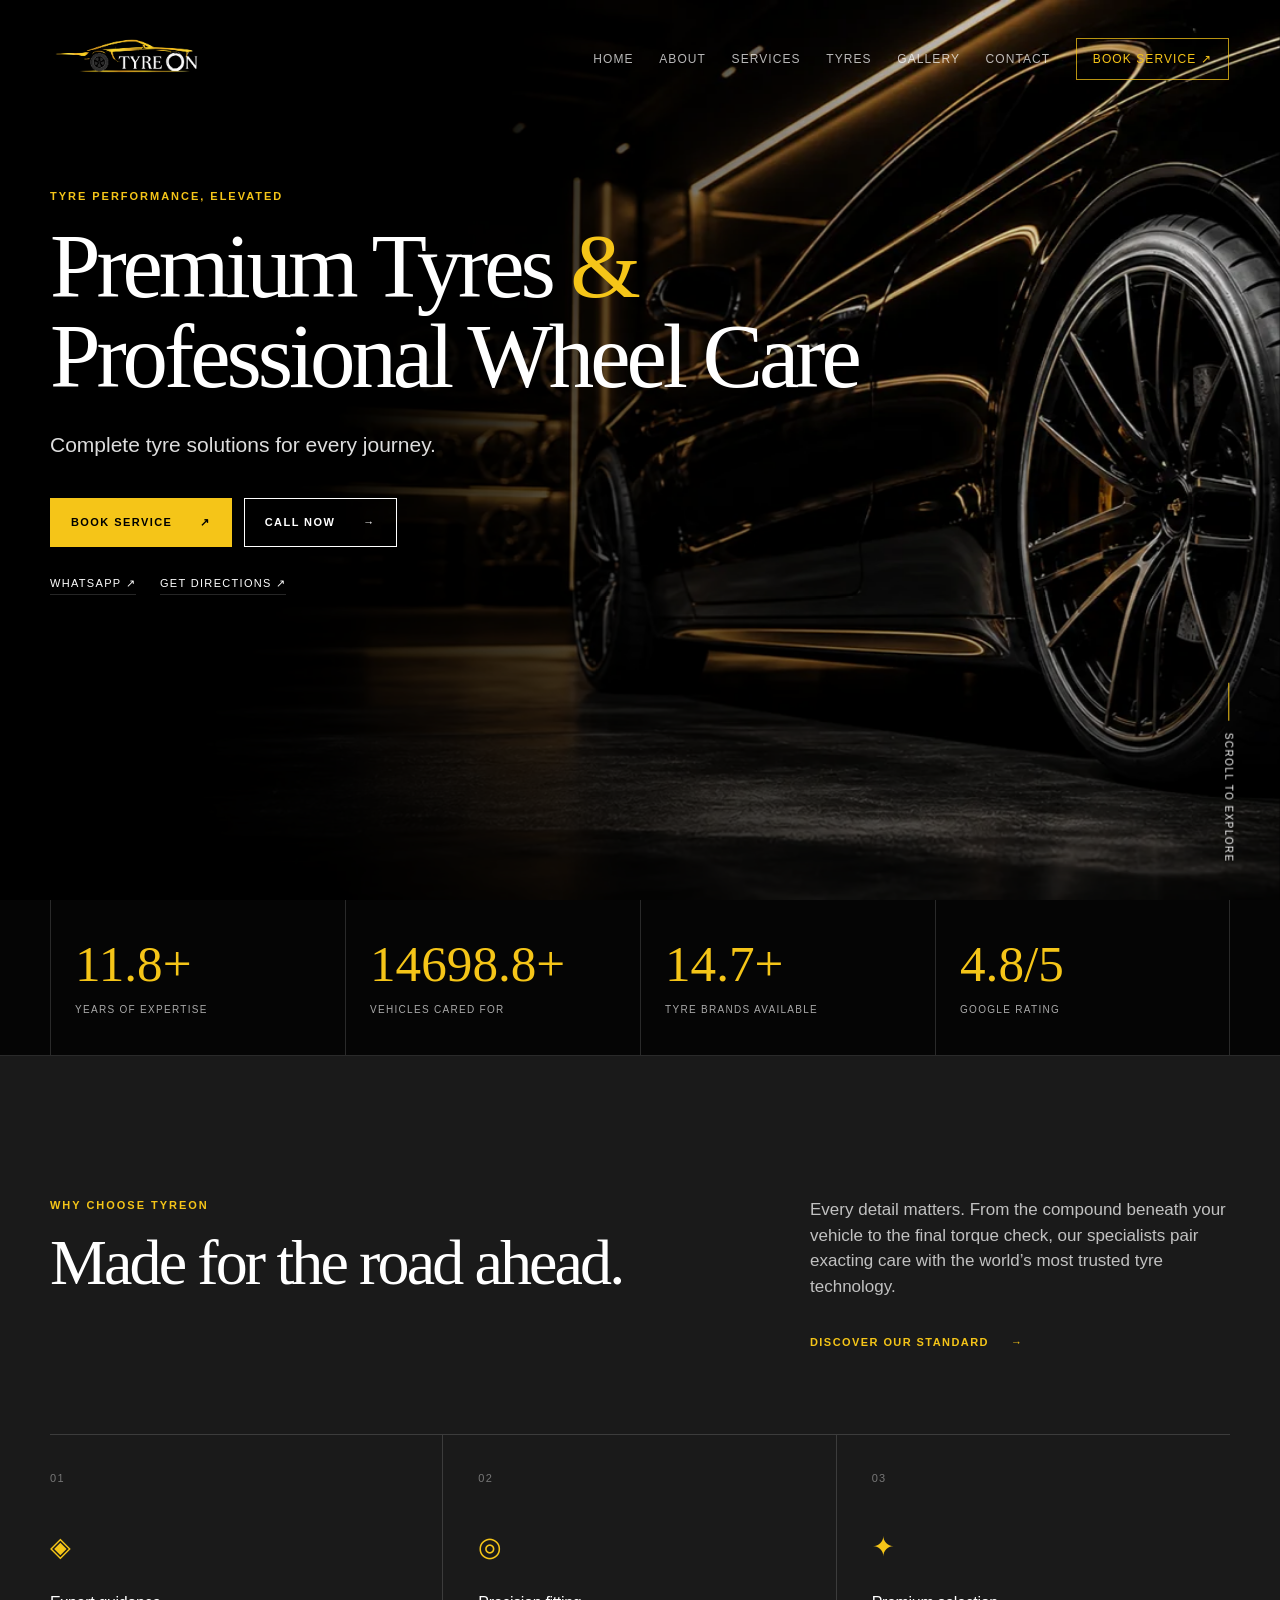
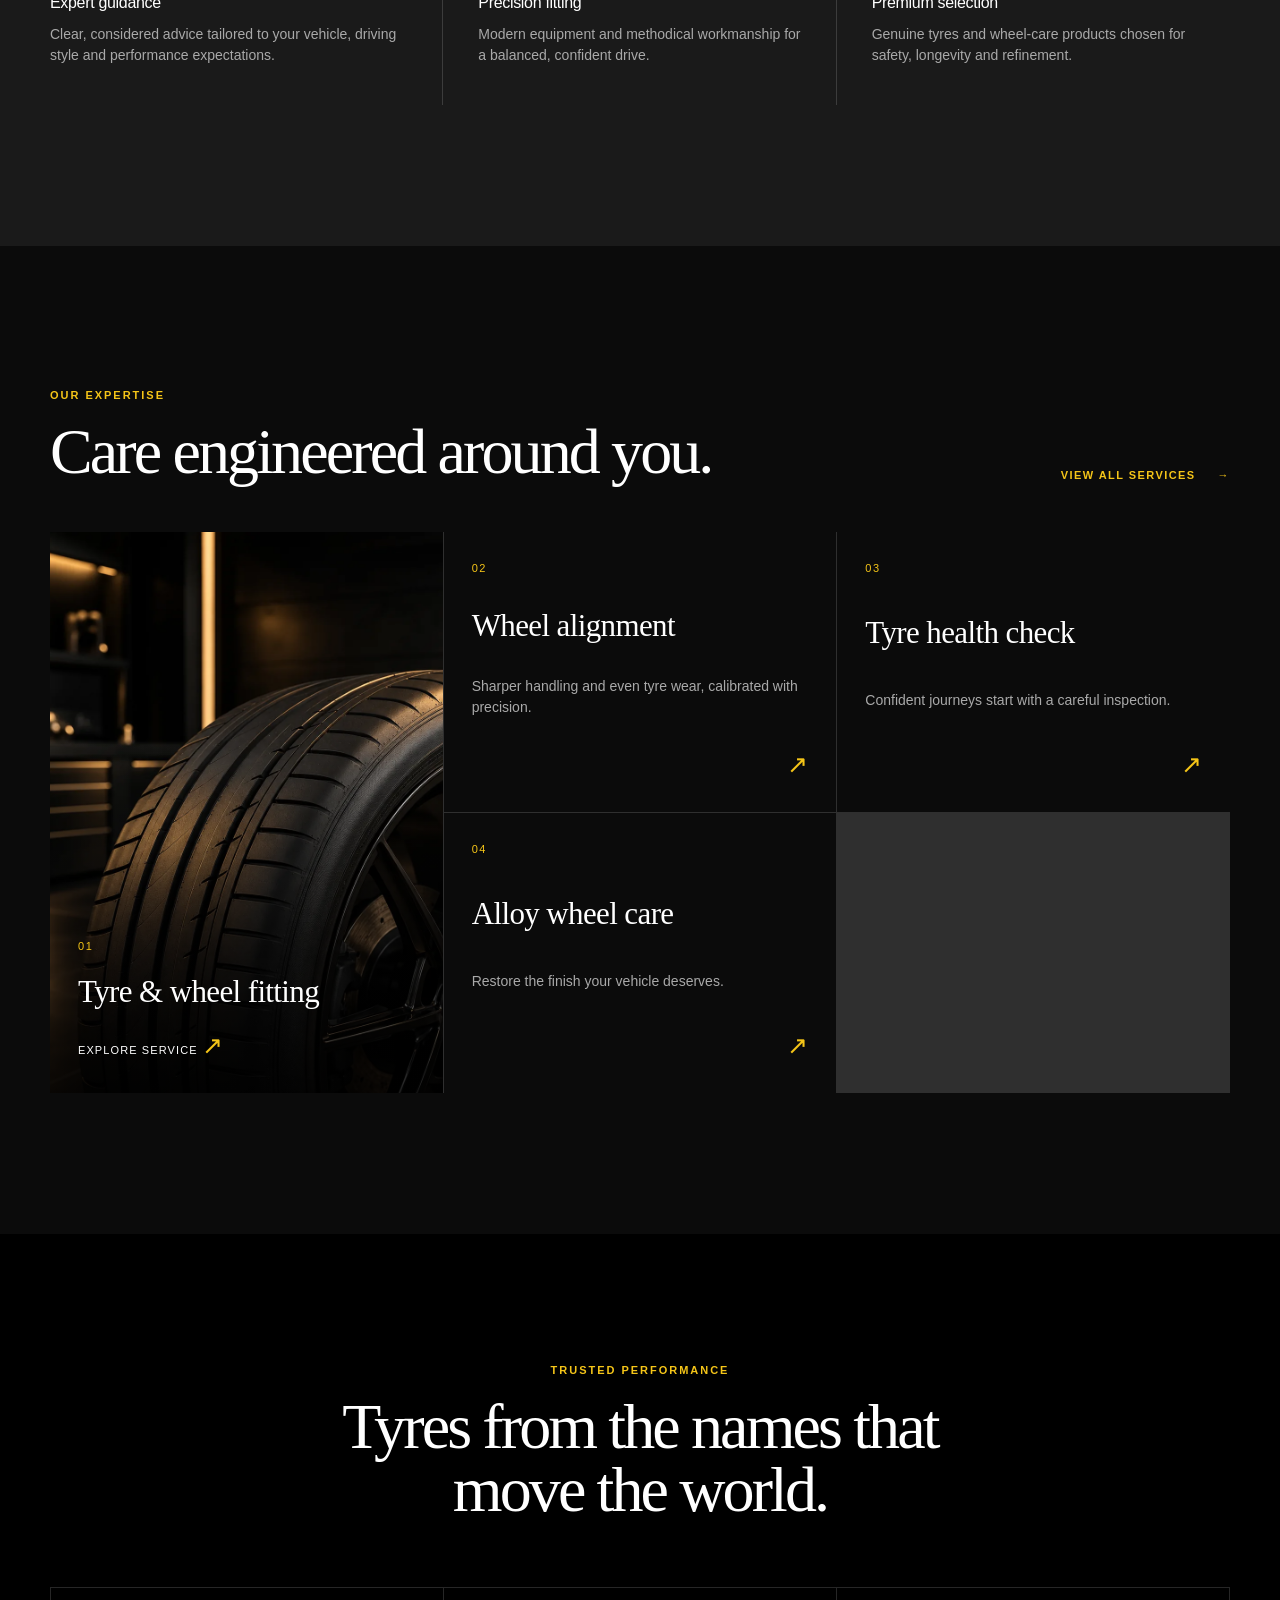
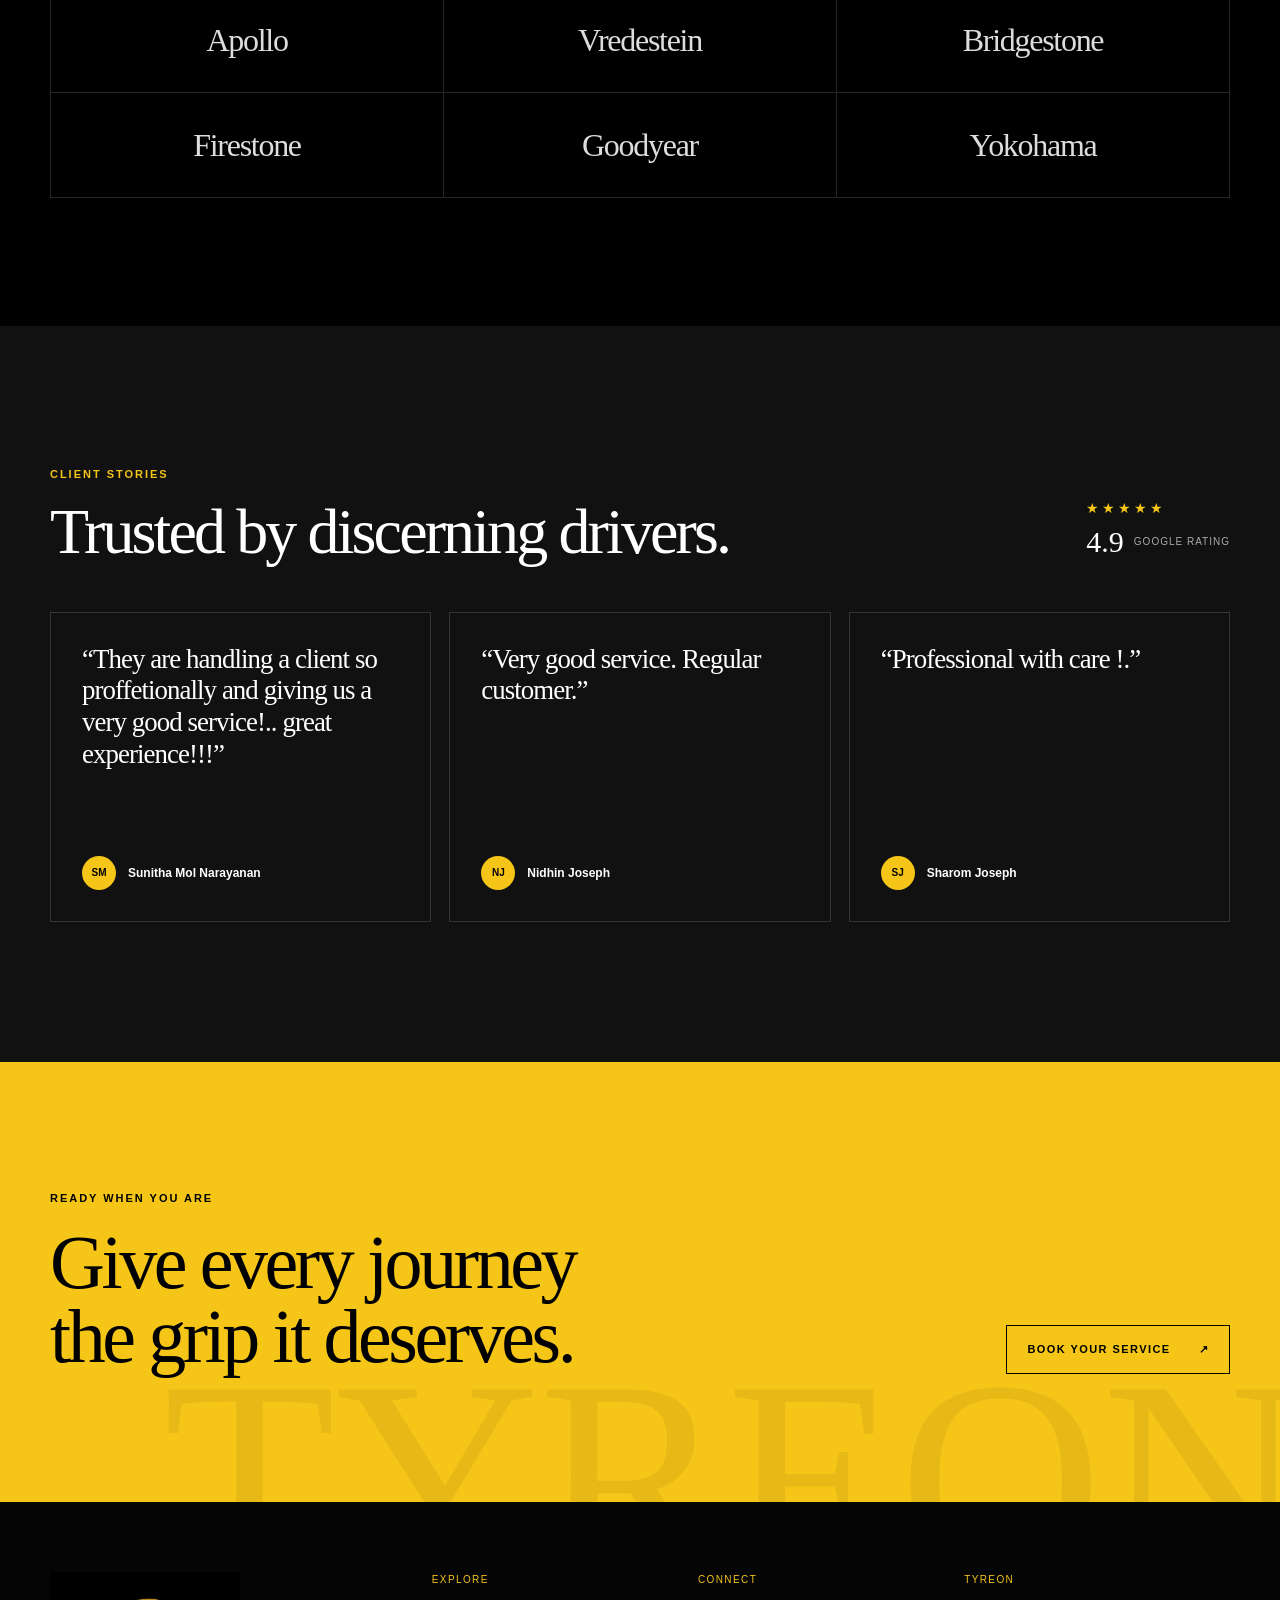
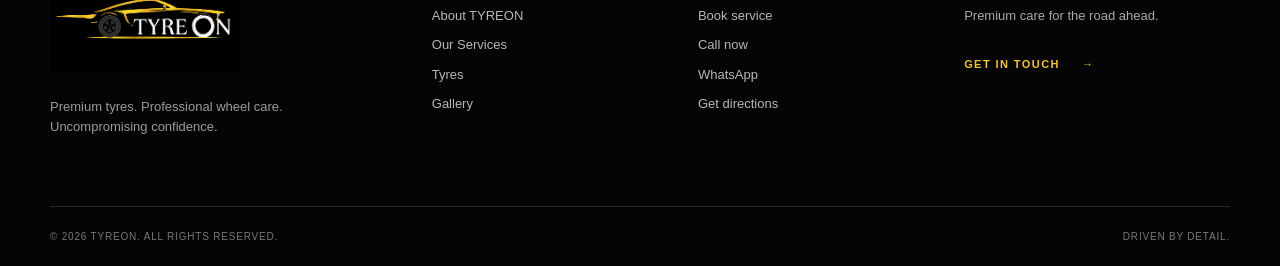
<file: index.html>
<!doctype html>
<html lang="en">
  <head>
    <meta charset="utf-8">
    <meta name="viewport" content="width=device-width, initial-scale=1">
    <meta name="theme-color" content="#000000">
    <meta name="description" content="TYREON delivers premium tyres and professional wheel care for every journey.">
    <link rel="icon" type="image/png" href="assets/images/tyreon-logo.png">
    <link rel="manifest" href="manifest.json">
    <link rel="stylesheet" href="assets/css/main.css">
    <link rel="stylesheet" href="assets/css/effects.css">
    <title>TYREON | Premium Tyres &amp; Professional Wheel Care</title>
      <link rel="canonical" href="https://tyreon.in/" data-seo-meta>
    <meta property="og:type" content="website">
    <meta property="og:site_name" content="TYREON">
    <meta property="og:title" content="TYREON | Premium Tyres & Professional Wheel Care">
    <meta property="og:description" content="Premium tyres and professional wheel care in Ochanthuruthu, Kochi.">
    <meta property="og:url" content="https://tyreon.in/">
    <meta property="og:image" content="https://tyreon.in/assets/images/hero-automotive.webp">
    <meta property="og:image:alt" content="TYREON premium tyre and wheel care">
    <meta name="twitter:card" content="summary_large_image">
    <meta name="twitter:title" content="TYREON | Premium Tyres & Professional Wheel Care">
    <meta name="twitter:description" content="Premium tyres and professional wheel care in Ochanthuruthu, Kochi.">
    <meta name="twitter:image" content="https://tyreon.in/assets/images/hero-automotive.webp">
    <script type="application/ld+json">{"@context":"https://schema.org","@graph":[{"@type":"AutoRepair","@id":"https://tyreon.in/#business","name":"TYREON","url":"https://tyreon.in/","image":"https://tyreon.in/assets/images/hero-automotive.webp","logo":"https://tyreon.in/assets/images/tyreon-logo.png","telephone":"+919809631536","email":"lithin56@gmail.com","address":{"@type":"PostalAddress","streetAddress":"X6VP+XV2, Pallipuram, Thekkan Malipuram Road, Munapam Road, Ochanthuruthu","addressLocality":"Kochi","addressRegion":"Kerala","postalCode":"682508","addressCountry":"IN"},"openingHoursSpecification":[{"@type":"OpeningHoursSpecification","dayOfWeek":["Monday","Tuesday","Wednesday","Thursday","Friday","Saturday"],"opens":"09:00","closes":"19:30"}]},{"@type":"WebSite","@id":"https://tyreon.in/#website","url":"https://tyreon.in/","name":"TYREON"}]}</script>  </head>
  <body>
    <a class="skip-link" href="#main-content">Skip to content</a>

    <header class="site-header" data-header>
      <a class="brand" href="index.html" aria-label="TYREON home"><img class="brand-logo" src="assets/images/tyreon-logo.png" alt="TYREON"></a>
      <button class="menu-toggle" type="button" aria-label="Open menu" aria-expanded="false" aria-controls="site-menu" data-menu-toggle><span></span><span></span></button>
      <nav class="site-nav" id="site-menu" aria-label="Main navigation" data-menu>
        <a class="active" href="index.html">Home</a><a href="about.html">About</a><a href="services.html">Services</a><a href="products.html">Tyres</a><a href="gallery.html">Gallery</a><a href="contact.html">Contact</a>
        <a class="nav-cta" href="#booking">Book service <span aria-hidden="true">↗</span></a>
      </nav>
    </header>

    <main id="main-content">
      <section class="hero" aria-labelledby="hero-title">
        <div class="hero-image" role="img" aria-label="Luxury performance car and tyre in a premium automotive workshop"></div>
        <div class="hero-shade"></div>
        <div class="hero-content container">
          <p class="eyebrow">Tyre performance, elevated</p>
          <h1 id="hero-title">Premium Tyres <span>&amp;</span> Professional Wheel Care</h1>
          <p class="hero-copy">Complete tyre solutions for every journey.</p>
          <div class="hero-actions" aria-label="Quick actions">
            <a class="button button-accent" href="#booking">Book Service <span aria-hidden="true">↗</span></a>
            <a class="button button-ghost" href="contact.html">Call Now <span aria-hidden="true">→</span></a>
          </div>
          <div class="hero-links"><a href="contact.html">WhatsApp <span aria-hidden="true">↗</span></a><a href="https://maps.app.goo.gl/YLSPnQHLA179G7CZ8" target="_blank" rel="noopener">Get Directions <span aria-hidden="true">↗</span></a></div>
        </div>
        <div class="hero-scroll" aria-hidden="true"><span></span> Scroll to explore</div>
      </section>

      <section class="stats" aria-label="TYREON highlights">
        <div class="container stats-grid">
          <div class="stat reveal"><strong data-count="12" data-suffix="+">0</strong><span>Years of expertise</span></div>
          <div class="stat reveal"><strong data-count="15000" data-suffix="+">0</strong><span>Vehicles cared for</span></div>
          <div class="stat reveal"><strong data-count="15" data-suffix="+">0</strong><span>Tyre brands available</span></div>
          <div class="stat reveal"><strong data-count="4.9" data-suffix="/5">0</strong><span>Google rating</span></div>
        </div>
      </section>

      <section class="section dark-section" id="about">
        <div class="container split-intro">
          <div class="reveal"><p class="eyebrow">Why choose TYREON</p><h2>Made for the road ahead.</h2></div>
          <div class="intro-copy reveal"><p>Every detail matters. From the compound beneath your vehicle to the final torque check, our specialists pair exacting care with the world’s most trusted tyre technology.</p><a class="text-link" href="about.html">Discover our standard <span aria-hidden="true">→</span></a></div>
        </div>
        <div class="container value-grid">
          <article class="value-card reveal"><span class="card-index">01</span><div class="line-icon">◈</div><h3>Expert guidance</h3><p>Clear, considered advice tailored to your vehicle, driving style and performance expectations.</p></article>
          <article class="value-card reveal"><span class="card-index">02</span><div class="line-icon">◎</div><h3>Precision fitting</h3><p>Modern equipment and methodical workmanship for a balanced, confident drive.</p></article>
          <article class="value-card reveal"><span class="card-index">03</span><div class="line-icon">✦</div><h3>Premium selection</h3><p>Genuine tyres and wheel-care products chosen for safety, longevity and refinement.</p></article>
        </div>
      </section>

      <section class="section services-section" id="services">
        <div class="container section-head"><div><p class="eyebrow">Our expertise</p><h2>Care engineered around you.</h2></div><a class="text-link" href="services.html">View all services <span aria-hidden="true">→</span></a></div>
        <div class="container services-grid">
          <a class="service-card service-image reveal" href="services.html"><img src="assets/images/wheel-care.webp" alt="Premium alloy wheel and performance tyre" width="768" height="512" loading="lazy" decoding="async"><div><span>01</span><h3>Tyre &amp; wheel fitting</h3><p>Explore service <b aria-hidden="true">↗</b></p></div></a>
          <a class="service-card reveal" href="services.html"><span>02</span><h3>Wheel alignment</h3><p>Sharper handling and even tyre wear, calibrated with precision.</p><b aria-hidden="true">↗</b></a>
          <a class="service-card reveal" href="services.html"><span>03</span><h3>Tyre health check</h3><p>Confident journeys start with a careful inspection.</p><b aria-hidden="true">↗</b></a>
          <a class="service-card reveal" href="services.html"><span>04</span><h3>Alloy wheel care</h3><p>Restore the finish your vehicle deserves.</p><b aria-hidden="true">↗</b></a>
        </div>
      </section>

      <section class="brands-section"><div class="container"><p class="eyebrow centered">Trusted performance</p><h2 class="centered">Tyres from the names that move the world.</h2><div class="brand-list" aria-label="Popular tyre brands"><span>Apollo</span><span>Vredestein</span><span>Bridgestone</span><span>Firestone</span><span>Goodyear</span><span>Yokohama</span></div></div></section>

      <section class="section testimonials" id="reviews"><div class="container"><div class="section-head"><div><p class="eyebrow">Client stories</p><h2>Trusted by discerning drivers.</h2></div><div class="rating-badge" aria-label="4.9 out of 5 Google rating"><span class="stars">★★★★★</span><strong>4.9</strong><small>Google Rating</small></div></div><div class="review-grid"><figure class="review reveal"><blockquote>“They are handling a client so proffetionally and giving us a very good service!.. great experience!!!”</blockquote><figcaption><span class="avatar">SM</span><div><strong>Sunitha Mol Narayanan</strong></div></figcaption></figure><figure class="review reveal"><blockquote>“Very good service. Regular customer.”</blockquote><figcaption><span class="avatar">NJ</span><div><strong>Nidhin Joseph</strong></div></figcaption></figure><figure class="review reveal"><blockquote>“Professional with care !.”</blockquote><figcaption><span class="avatar">SJ</span><div><strong>Sharom Joseph</strong></div></figcaption></figure></div></div></section>

      <section class="cta-banner" id="booking"><div class="container cta-inner"><div><p class="eyebrow">Ready when you are</p><h2>Give every journey<br>the grip it deserves.</h2></div><a class="button button-accent" href="contact.html">Book your service <span aria-hidden="true">↗</span></a></div></section>
    </main>

    <footer class="site-footer"><div class="container footer-main"><div class="footer-brand"><a class="brand" href="index.html"><img class="brand-logo" src="assets/images/tyreon-logo.png" alt="TYREON"></a><p>Premium tyres. Professional wheel care. Uncompromising confidence.</p></div><div><h3>Explore</h3><a href="about.html">About TYREON</a><a href="services.html">Our Services</a><a href="products.html">Tyres</a><a href="gallery.html">Gallery</a></div><div><h3>Connect</h3><a href="contact.html">Book service</a><a href="contact.html">Call now</a><a href="contact.html">WhatsApp</a><a href="https://maps.app.goo.gl/YLSPnQHLA179G7CZ8" target="_blank" rel="noopener">Get directions</a></div><div class="footer-contact"><h3>TYREON</h3><p>Premium care for the road ahead.</p><a class="text-link" href="contact.html">Get in touch <span aria-hidden="true">→</span></a></div></div><div class="container footer-bottom"><span>© <span data-year></span> TYREON. All rights reserved.</span><span>Driven by detail.</span></div></footer>

    <script src="assets/js/main.js" defer></script>
  </body>
</html>
</file>
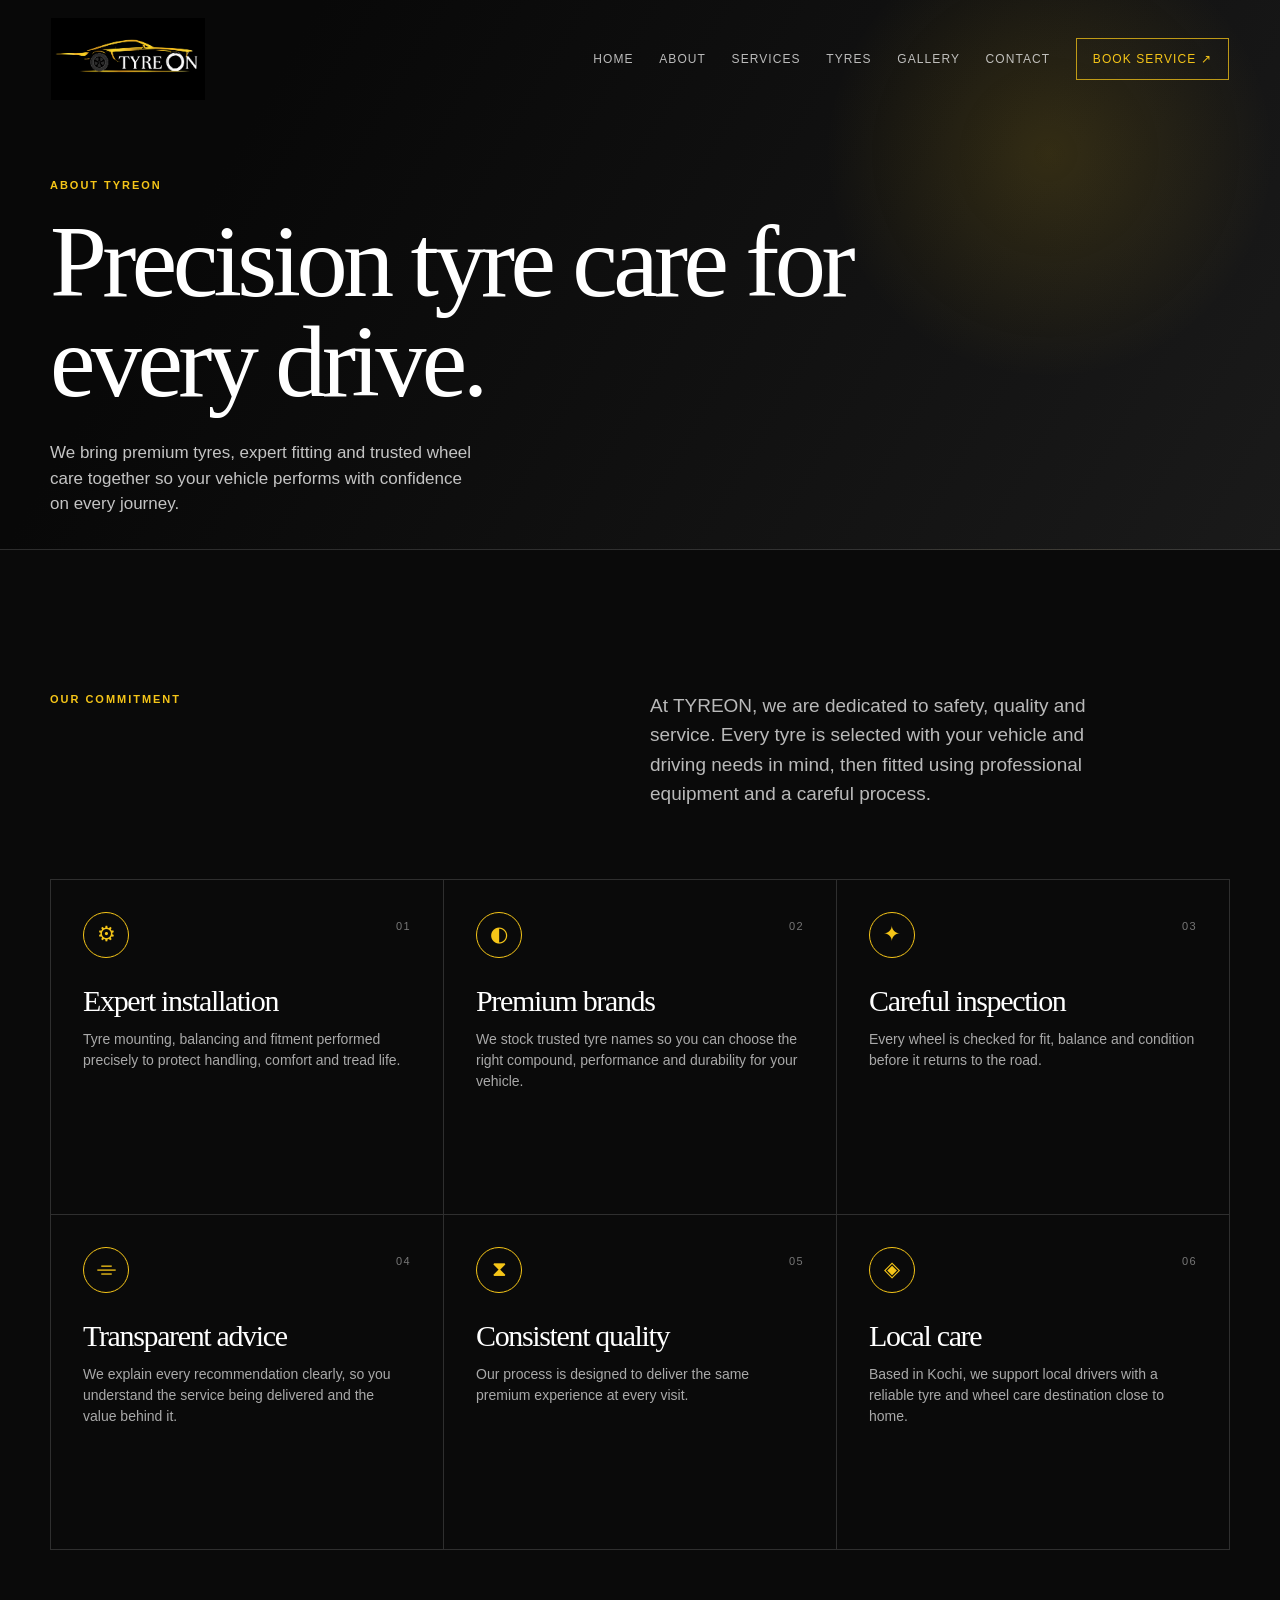
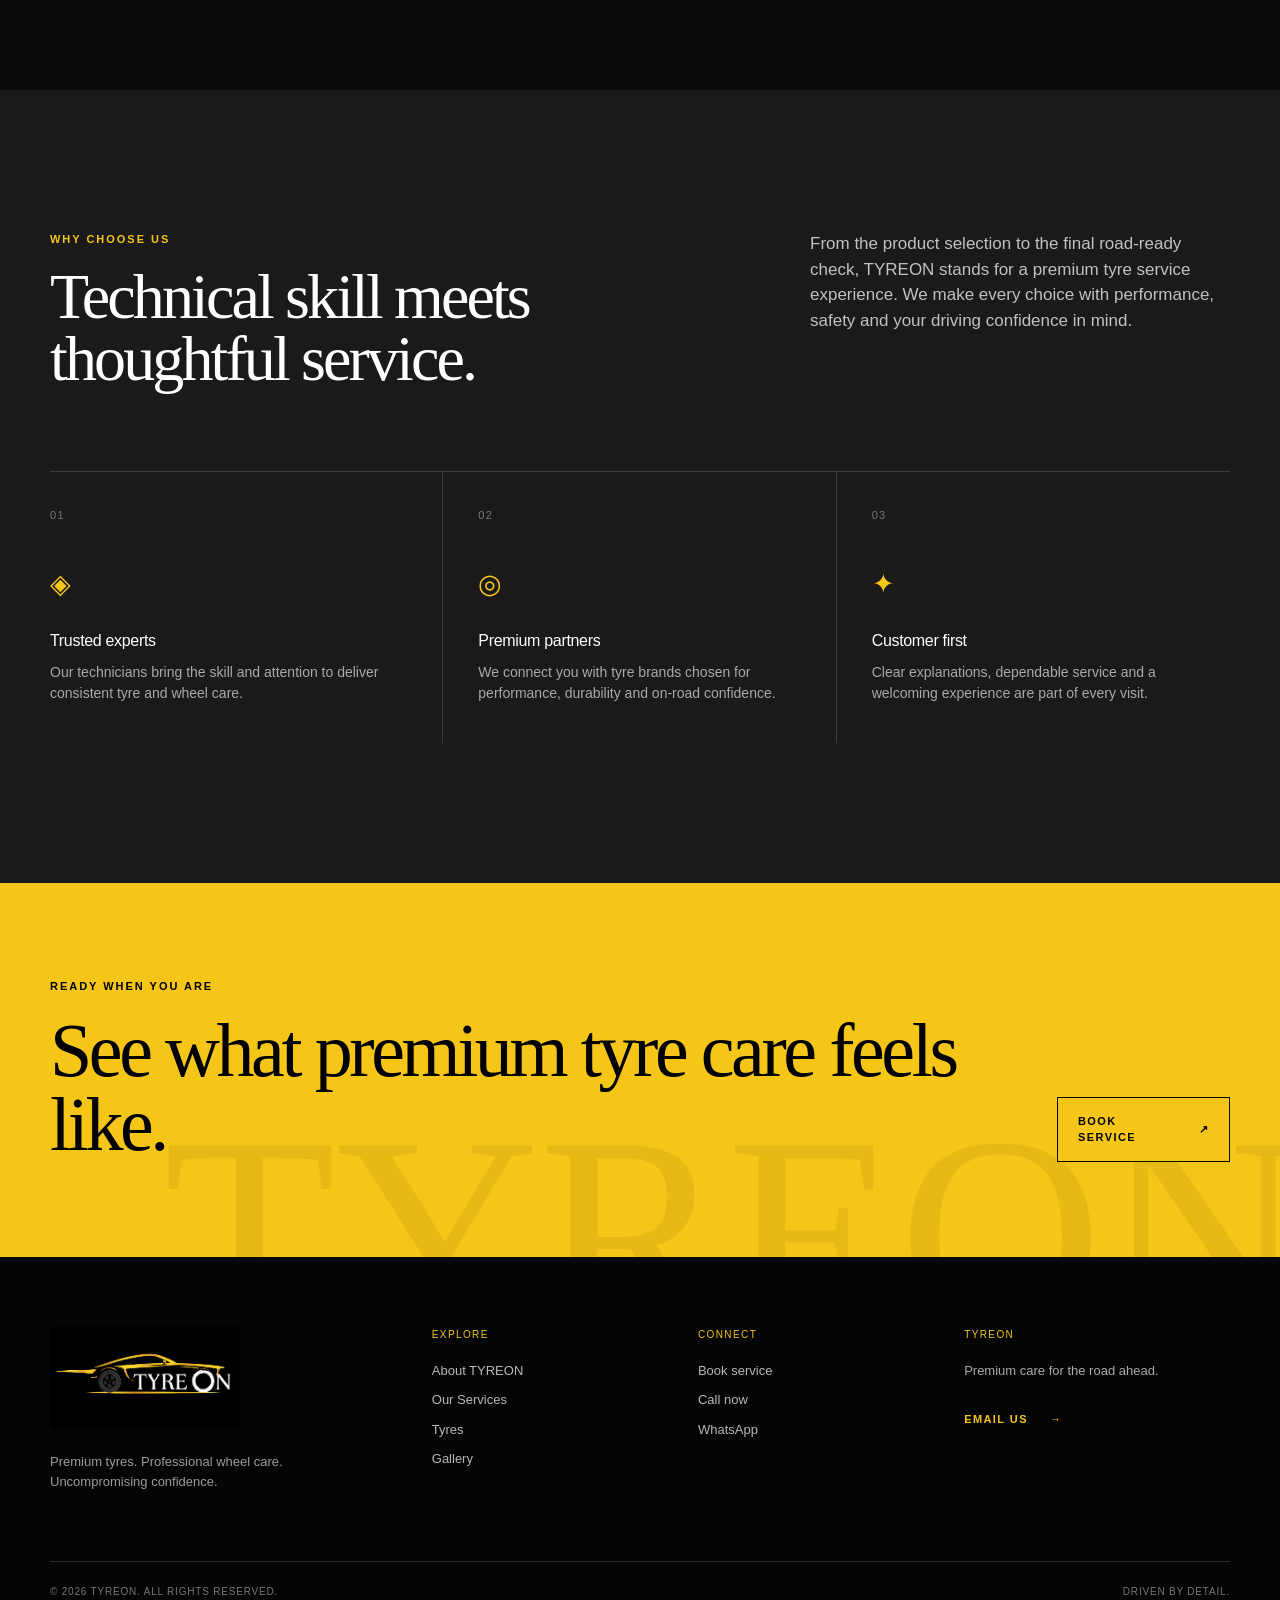
<file: about.html>
<!doctype html>
<html lang="en">
  <head>
    <meta charset="utf-8">
    <meta name="viewport" content="width=device-width, initial-scale=1">
    <meta name="theme-color" content="#111111">
    <meta name="description" content="About TYREON">
    <link rel="icon" type="image/png" href="assets/images/tyreon-logo.png">
    <link rel="manifest" href="manifest.json">
    <link rel="stylesheet" href="assets/css/main.css">
    <link rel="stylesheet" href="assets/css/effects.css">
    <title>About | TYREON</title>
      <link rel="canonical" href="https://tyreon.in/about.html" data-seo-meta>
    <meta property="og:type" content="website">
    <meta property="og:site_name" content="TYREON">
    <meta property="og:title" content="About TYREON | Premium Tyre & Wheel Care">
    <meta property="og:description" content="Discover the TYREON standard for premium tyres and wheel care in Kochi.">
    <meta property="og:url" content="https://tyreon.in/about.html">
    <meta property="og:image" content="https://tyreon.in/assets/images/hero-automotive.webp">
    <meta property="og:image:alt" content="TYREON premium tyre and wheel care">
    <meta name="twitter:card" content="summary_large_image">
    <meta name="twitter:title" content="About TYREON | Premium Tyre & Wheel Care">
    <meta name="twitter:description" content="Discover the TYREON standard for premium tyres and wheel care in Kochi.">
    <meta name="twitter:image" content="https://tyreon.in/assets/images/hero-automotive.webp">
    <script type="application/ld+json">{"@context":"https://schema.org","@graph":[{"@type":"AutoRepair","@id":"https://tyreon.in/#business","name":"TYREON","url":"https://tyreon.in/","image":"https://tyreon.in/assets/images/hero-automotive.webp","logo":"https://tyreon.in/assets/images/tyreon-logo.png","telephone":"+919809631536","email":"lithin56@gmail.com","address":{"@type":"PostalAddress","streetAddress":"X6VP+XV2, Pallipuram, Thekkan Malipuram Road, Munapam Road, Ochanthuruthu","addressLocality":"Kochi","addressRegion":"Kerala","postalCode":"682508","addressCountry":"IN"},"openingHoursSpecification":[{"@type":"OpeningHoursSpecification","dayOfWeek":["Monday","Tuesday","Wednesday","Thursday","Friday","Saturday"],"opens":"09:00","closes":"19:30"}]},{"@type":"WebSite","@id":"https://tyreon.in/#website","url":"https://tyreon.in/","name":"TYREON"},{"@type":"BreadcrumbList","@id":"https://tyreon.in/about.html#breadcrumb","itemListElement":[{"@type":"ListItem","position":1,"name":"Home","item":"https://tyreon.in/"},{"@type":"ListItem","position":2,"name":"About","item":"https://tyreon.in/about.html"}]}]}</script>  </head>
  <body class="inner-page about-page">
    <a class="skip-link" href="#main-content">Skip to content</a>
    <header class="site-header scrolled" data-header>
      <a class="brand" href="index.html" aria-label="TYREON home"><img class="brand-logo" src="assets/images/tyreon-logo.png" alt="TYREON"></a>
      <button class="menu-toggle" type="button" aria-label="Open menu" aria-expanded="false" aria-controls="site-menu" data-menu-toggle><span></span><span></span></button>
      <nav class="site-nav" id="site-menu" aria-label="Main navigation" data-menu>
        <a href="index.html">Home</a><a class="active" href="about.html">About</a><a href="services.html">Services</a><a href="products.html">Tyres</a><a href="gallery.html">Gallery</a><a href="contact.html">Contact</a><a class="nav-cta" href="contact.html">Book service <span aria-hidden="true">↗</span></a>
      </nav>
    </header>
    <main id="main-content">
      <section class="inner-hero"><div class="container"><p class="eyebrow">About TYREON</p><h1>Precision tyre care for every drive.</h1><p>We bring premium tyres, expert fitting and trusted wheel care together so your vehicle performs with confidence on every journey.</p></div></section>
      <section class="section">
        <div class="container directory-intro reveal"><p class="eyebrow">Our commitment</p><p>At TYREON, we are dedicated to safety, quality and service. Every tyre is selected with your vehicle and driving needs in mind, then fitted using professional equipment and a careful process.</p></div>
        <div class="container directory-grid">
          <article class="directory-card reveal"><span class="service-icon" aria-hidden="true">⚙</span><span class="card-index">01</span><h2>Expert installation</h2><p>Tyre mounting, balancing and fitment performed precisely to protect handling, comfort and tread life.</p></article>
          <article class="directory-card reveal"><span class="service-icon" aria-hidden="true">◐</span><span class="card-index">02</span><h2>Premium brands</h2><p>We stock trusted tyre names so you can choose the right compound, performance and durability for your vehicle.</p></article>
          <article class="directory-card reveal"><span class="service-icon" aria-hidden="true">✦</span><span class="card-index">03</span><h2>Careful inspection</h2><p>Every wheel is checked for fit, balance and condition before it returns to the road.</p></article>
          <article class="directory-card reveal"><span class="service-icon" aria-hidden="true">⌯</span><span class="card-index">04</span><h2>Transparent advice</h2><p>We explain every recommendation clearly, so you understand the service being delivered and the value behind it.</p></article>
          <article class="directory-card reveal"><span class="service-icon" aria-hidden="true">⧗</span><span class="card-index">05</span><h2>Consistent quality</h2><p>Our process is designed to deliver the same premium experience at every visit.</p></article>
          <article class="directory-card reveal"><span class="service-icon" aria-hidden="true">◈</span><span class="card-index">06</span><h2>Local care</h2><p>Based in Kochi, we support local drivers with a reliable tyre and wheel care destination close to home.</p></article>
        </div>
      </section>
      <section class="section dark-section">
        <div class="container split-intro">
          <div class="reveal"><p class="eyebrow">Why choose us</p><h2>Technical skill meets thoughtful service.</h2></div>
          <div class="intro-copy reveal"><p>From the product selection to the final road-ready check, TYREON stands for a premium tyre service experience. We make every choice with performance, safety and your driving confidence in mind.</p></div>
        </div>
        <div class="container value-grid">
          <article class="value-card reveal"><span class="card-index">01</span><div class="line-icon">◈</div><h3>Trusted experts</h3><p>Our technicians bring the skill and attention to deliver consistent tyre and wheel care.</p></article>
          <article class="value-card reveal"><span class="card-index">02</span><div class="line-icon">◎</div><h3>Premium partners</h3><p>We connect you with tyre brands chosen for performance, durability and on-road confidence.</p></article>
          <article class="value-card reveal"><span class="card-index">03</span><div class="line-icon">✦</div><h3>Customer first</h3><p>Clear explanations, dependable service and a welcoming experience are part of every visit.</p></article>
        </div>
      </section>
      <section class="cta-banner compact-cta"><div class="container cta-inner"><div><p class="eyebrow">Ready when you are</p><h2>See what premium tyre care feels like.</h2></div><a class="button button-accent" href="contact.html">Book service <span aria-hidden="true">↗</span></a></div></section>
    </main>
    <footer class="site-footer"><div class="container footer-main"><div class="footer-brand"><a class="brand" href="index.html"><img class="brand-logo" src="assets/images/tyreon-logo.png" alt="TYREON"></a><p>Premium tyres. Professional wheel care. Uncompromising confidence.</p></div><div><h3>Explore</h3><a href="about.html">About TYREON</a><a href="services.html">Our Services</a><a href="products.html">Tyres</a><a href="gallery.html">Gallery</a></div><div><h3>Connect</h3><a href="contact.html">Book service</a><a href="contact.html">Call now</a><a href="contact.html">WhatsApp</a></div><div class="footer-contact"><h3>TYREON</h3><p>Premium care for the road ahead.</p><a class="text-link" href="mailto:lithin56@gmail.com">Email us <span aria-hidden="true">→</span></a></div></div><div class="container footer-bottom"><span>© <span data-year></span> TYREON. All rights reserved.</span><span>Driven by detail.</span></div></footer>
    <script src="assets/js/main.js" defer></script>
  </body>
</html>
</file>
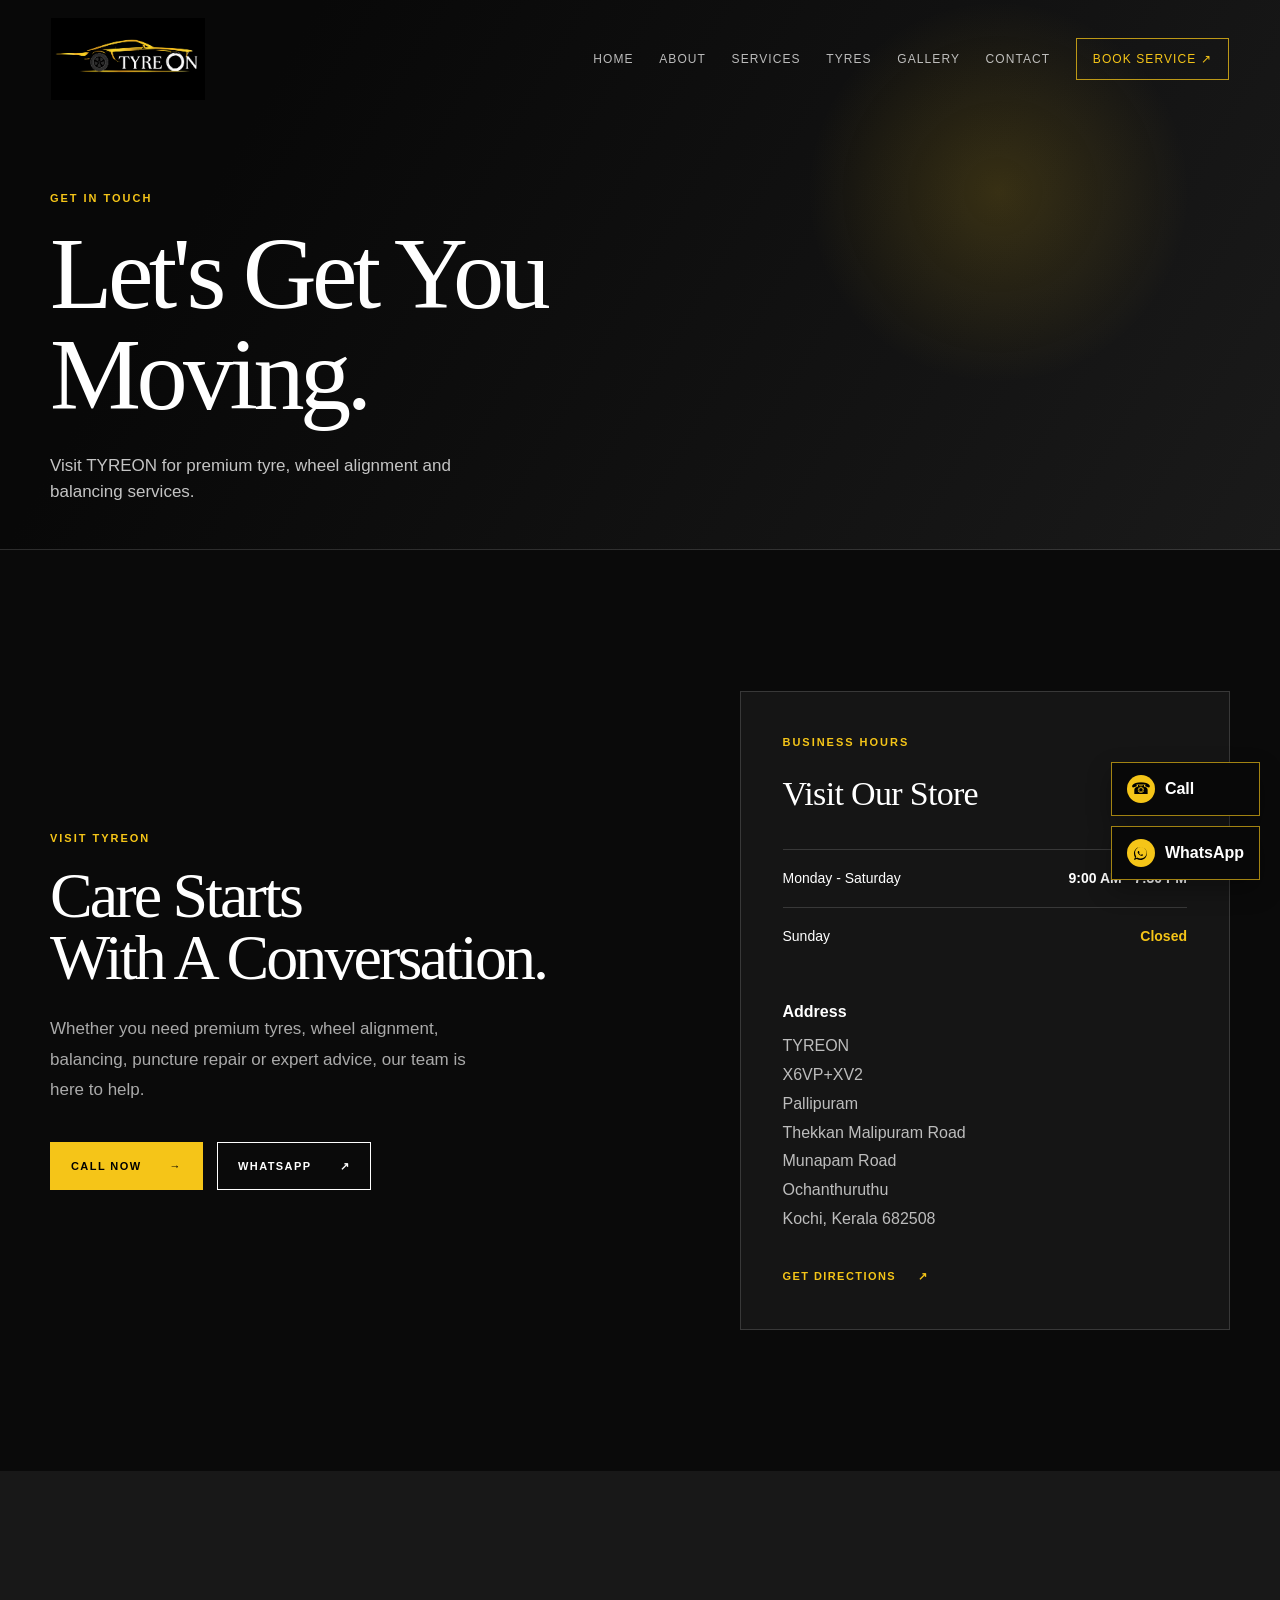
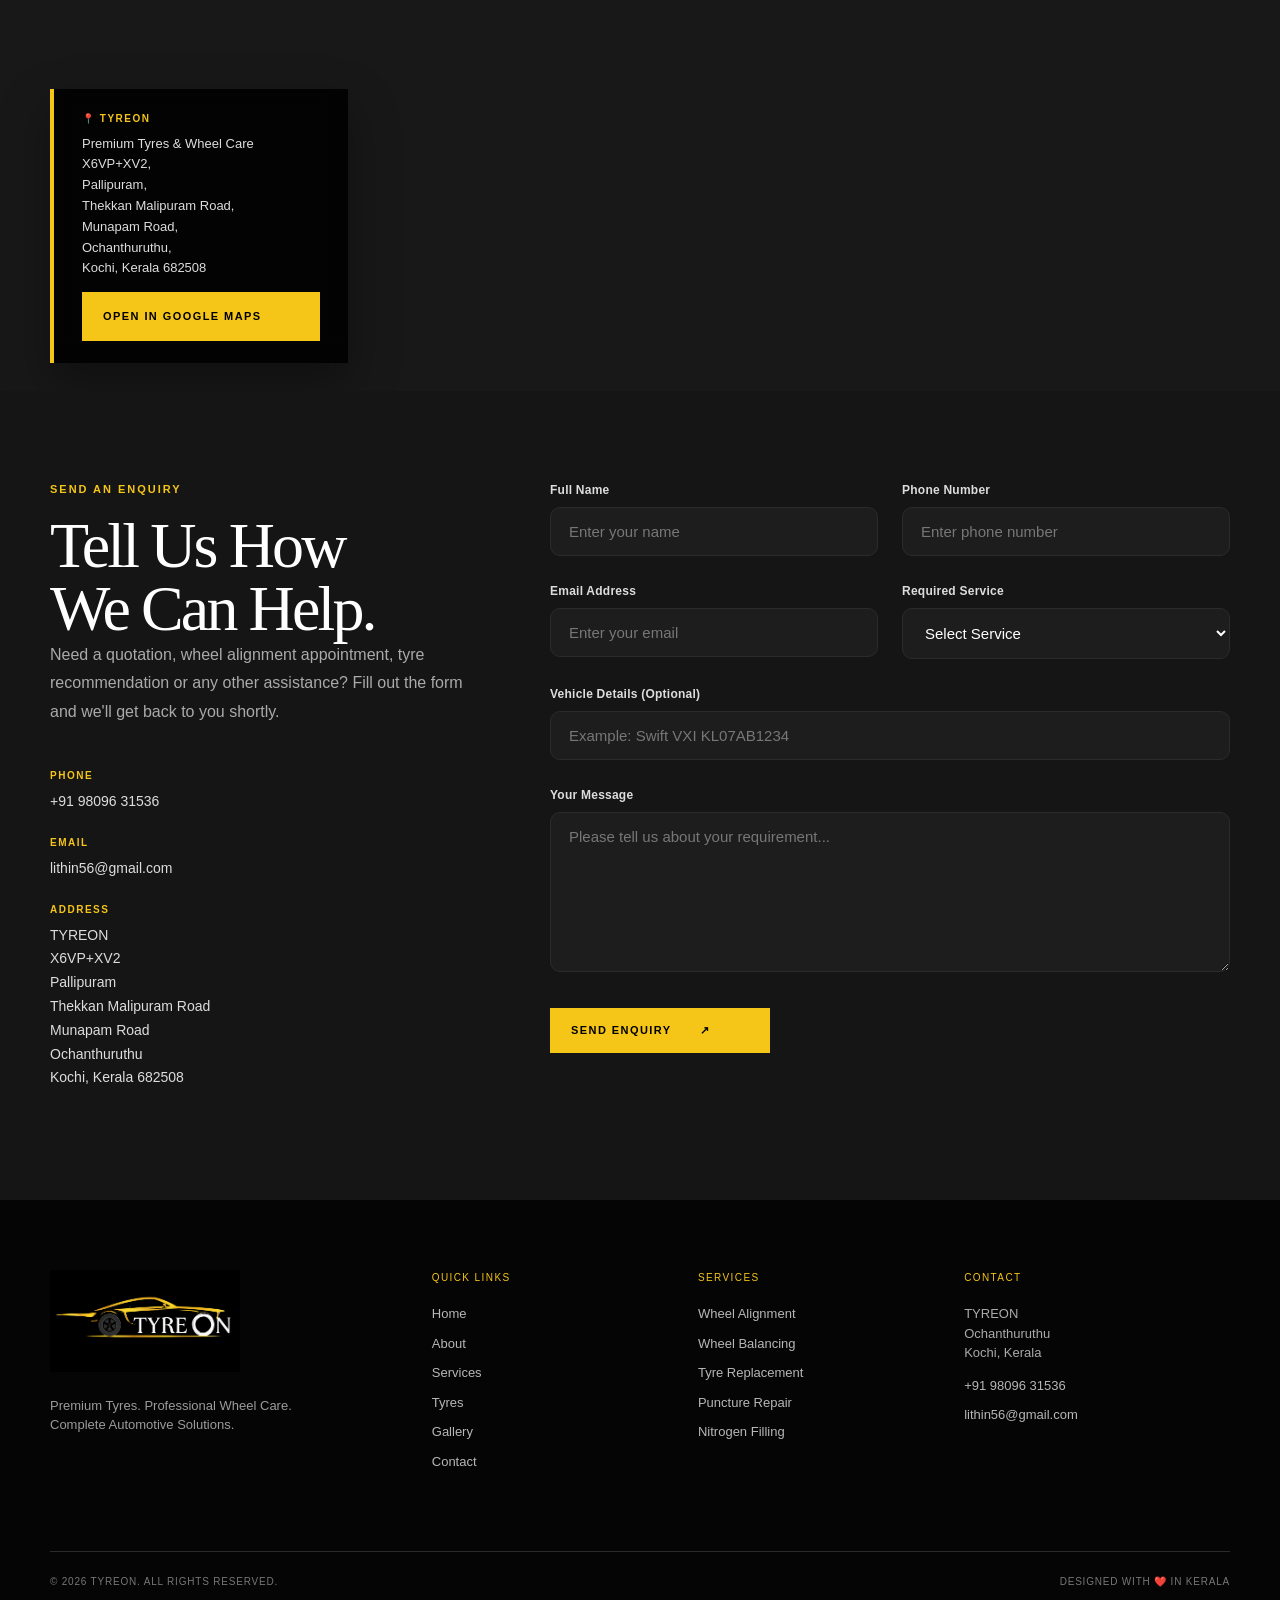
<file: contact.html>
<!doctype html>
<html lang="en">

<head>

<meta charset="utf-8">
<meta name="viewport" content="width=device-width, initial-scale=1">

<meta name="theme-color" content="#000000">

<meta name="description" content="Contact TYREON for premium tyres, wheel alignment, balancing and automotive services in Kochi.">

<title>Contact | TYREON</title>

<link rel="icon" type="image/png" href="assets/images/tyreon-logo.png">

<link rel="manifest" href="manifest.json">

<link rel="stylesheet" href="assets/css/main.css">
<link rel="stylesheet" href="assets/css/effects.css">
<link rel="stylesheet" href="assets/css/contact.css">

<link rel="canonical" href="https://tyreon.in/contact.html">

<meta property="og:type" content="website">
<meta property="og:site_name" content="TYREON">
<meta property="og:title" content="Contact TYREON">
<meta property="og:description" content="Premium tyre and wheel care in Kochi.">
<meta property="og:image" content="https://tyreon.in/assets/images/hero-automotive.webp">

<meta name="twitter:card" content="summary_large_image">

</head>

<body class="inner-page contact-page">

<a class="skip-link" href="#main-content">
Skip to content
</a>

<header class="site-header scrolled" data-header>

<a class="brand" href="index.html">

<img
class="brand-logo"
src="assets/images/tyreon-logo.png"
alt="TYREON">

</a>

<button
class="menu-toggle"
type="button"
aria-label="Open Menu"
data-menu-toggle>

<span></span>
<span></span>

</button>

<nav
class="site-nav"
data-menu>

<a href="index.html">Home</a>

<a href="about.html">About</a>

<a href="services.html">Services</a>

<a href="products.html">Tyres</a>

<a href="gallery.html">Gallery</a>

<a class="active" href="contact.html">
Contact
</a>

<a class="nav-cta" href="#contact-form">

Book Service

<span>↗</span>

</a>

</nav>

</header>

<main id="main-content">

<section class="inner-hero contact-hero">

<div class="container">

<p class="eyebrow">
Get In Touch
</p>

<h1>

Let's Get You<br>

Moving.

</h1>

<p>

Visit TYREON for premium tyre,
wheel alignment and balancing
services.

</p>

</div>

</section>
<section class="contact-details section">

    <div class="container contact-layout">

        <!-- Left Side -->

        <div class="contact-intro">

            <p class="eyebrow">
                Visit TYREON
            </p>

            <h2>
                Care Starts<br>
                With A Conversation.
            </h2>

            <p>
                Whether you need premium tyres, wheel alignment,
                balancing, puncture repair or expert advice,
                our team is here to help.
            </p>

            <div class="contact-actions">

                <a
                    class="button button-accent"
                    href="tel:+919809631536">

                    Call Now

                    <span aria-hidden="true">→</span>

                </a>

                <a
                    class="button button-ghost"
                    href="https://wa.me/919809631536"
                    target="_blank"
                    rel="noopener">

                    WhatsApp

                    <span aria-hidden="true">↗</span>

                </a>

            </div>

        </div>

        <!-- Right Side -->

        <div class="hours-card">

            <p class="eyebrow">
                Business Hours
            </p>

            <h3>
                Visit Our Store
            </h3>

            <div class="hours-row">

                <span>
                    Monday - Saturday
                </span>

                <strong>
                    9:00 AM - 7:30 PM
                </strong>

            </div>

            <div class="hours-row closed">

                <span>
                    Sunday
                </span>

                <strong>
                    Closed
                </strong>

            </div>

            <div style="margin-top:35px;">

                <strong style="display:block;margin-bottom:8px;">
                    Address
                </strong>

                <p style="line-height:1.8;color:#bdbdbd;">

                    TYREON<br>

                    X6VP+XV2<br>

                    Pallipuram<br>

                    Thekkan Malipuram Road<br>

                    Munapam Road<br>

                    Ochanthuruthu<br>

                    Kochi, Kerala 682508

                </p>

            </div>

            <a
                class="text-link"
                href="https://maps.app.goo.gl/YLSPnQHLA179G7CZ8"
                target="_blank">

                Get Directions

                <span aria-hidden="true">↗</span>

            </a>

        </div>

    </div>

</section>
<section class="map-section">

    <iframe
        title="TYREON Location"
        src="https://www.google.com/maps/embed?pb=!1m18!1m12!1m3!1d3929.2679897930066!2d76.23457747450848!3d9.994707973126848!2m3!1f0!2f0!3f0!3m2!1i1024!2i768!4f13.1!3m3!1m2!1s0x3b0813ca76439667%3A0x730c7e73fbac377d!2sWHEEL%20TRACKS%20TYREON!5e0!3m2!1sen!2sin!4v1785146055840!5m2!1sen!2sin"
        width="100%"
        height="520"
        style="border:0;"
        allowfullscreen=""
        loading="lazy"
        referrerpolicy="no-referrer-when-downgrade">
    </iframe>

    <div class="map-label">

        <span>📍 TYREON</span>

        <p>
            Premium Tyres & Wheel Care<br>
            X6VP+XV2,<br>
            Pallipuram,<br>
            Thekkan Malipuram Road,<br>
            Munapam Road,<br>
            Ochanthuruthu,<br>
            Kochi, Kerala 682508
        </p>

        <a
            class="button button-accent"
            href="https://maps.app.goo.gl/YLSPnQHLA179G7CZ8"
            target="_blank"
            rel="noopener">

            Open in Google Maps
            <span aria-hidden="true">↗</span>

        </a>

    </div>

</section>
<section class="form-section section" id="contact-form">

    <div class="container form-layout">

        <!-- Left Information -->

        <div class="form-info">

            <p class="eyebrow">
                Send an Enquiry
            </p>

            <h2>
                Tell Us How<br>
                We Can Help.
            </h2>

            <p class="form-side-copy">
                Need a quotation, wheel alignment appointment,
                tyre recommendation or any other assistance?
                Fill out the form and we'll get back to you shortly.
            </p>

            <div class="contact-data">

                <a href="tel:+919809631536">

                    <small>PHONE</small>

                    +91 98096 31536

                </a>

                <a href="mailto:lithin56@gmail.com">

                    <small>EMAIL</small>

                    lithin56@gmail.com

                </a>

                <p>

                    <small>ADDRESS</small>

                    TYREON<br>

                    X6VP+XV2<br>

                    Pallipuram<br>

                    Thekkan Malipuram Road<br>

                    Munapam Road<br>

                    Ochanthuruthu<br>

                    Kochi, Kerala 682508

                </p>

            </div>

        </div>

        <!-- Contact Form -->

        <form
            class="contact-form"
            action="https://formspree.io/f/xbdnqpqp"
            method="POST">

            <div class="field-row">

                <label>

                    Full Name

                    <input
                        type="text"
                        name="name"
                        required
                        placeholder="Enter your name">

                </label>

                <label>

                    Phone Number

                    <input
                        type="tel"
                        name="phone"
                        required
                        placeholder="Enter phone number">

                </label>

            </div>

            <div class="field-row">

                <label>

                    Email Address

                    <input
                        type="email"
                        name="email"
                        required
                        placeholder="Enter your email">

                </label>

                <label>

                    Required Service

                    <select
                        name="service"
                        required>

                        <option value="">
                            Select Service
                        </option>

                        <option value="Tyre Enquiry">
                            Tyre Enquiry
                        </option>

                        <option value="Wheel Alignment">
                            Wheel Alignment
                        </option>

                        <option value="Wheel Balancing">
                            Wheel Balancing
                        </option>

                        <option value="Nitrogen Filling">
                            Nitrogen Filling
                        </option>

                        <option value="Tyre Rotation">
                            Tyre Rotation
                        </option>

                        <option value="Puncture Repair">
                            Puncture Repair
                        </option>

                        <option value="Battery">
                            Battery
                        </option>

                        <option value="Alloy Wheels">
                            Alloy Wheels
                        </option>

                        <option value="Other">
                            Other
                        </option>

                    </select>

                </label>

            </div>

            <label>

                Vehicle Details (Optional)

                <input
                    type="text"
                    name="vehicle"
                    placeholder="Example: Swift VXI KL07AB1234">

            </label>

            <label>

                Your Message

                <textarea
                    name="message"
                    rows="7"
                    placeholder="Please tell us about your requirement..."
                    required></textarea>

            </label>

            <button
                class="button button-accent"
                type="submit">

                Send Enquiry

                <span aria-hidden="true">
                    ↗
                </span>

            </button>

        </form>

    </div>

</section>

</main>
<!-- Floating Contact Buttons -->

<div class="floating-actions" aria-label="Quick Contact">

    <a
        href="tel:+919809631536"
        aria-label="Call TYREON">

        <span aria-hidden="true">☎</span>

        <b>Call</b>

    </a>

    <a
        href="https://wa.me/919809631536"
        target="_blank"
        rel="noopener"
        aria-label="WhatsApp TYREON">

        <span aria-hidden="true">

            <svg xmlns="http://www.w3.org/2000/svg"
                 viewBox="0 0 448 512"
                 width="15"
                 height="15"
                 fill="currentColor">

                <path d="M380.9 97.1C339 55.1 283.2 32 223.4 32C99.7 32 0 131.9 0 255.5c0 45 12.2 88.8 35.4 127.7L0 480l100.3-33.1c36.3 19.8 77.2 30.5 119.1 30.5h.1c123.7 0 223.6-99.9 223.6-223.6c0-59.7-23.1-115.4-64.1-157.3zM223.4 426.7c-35.6 0-70.4-9.6-100.7-27.8l-7.2-4.3-59.4 19.6 20.1-58.5-4.7-7.6c-21.2-34.5-32.3-74.4-32.3-114.5c0-107.5 87.8-195.3 195.3-195.3c52.3 0 101.4 20.4 138.4 57.4c37 37 57.4 86.1 57.4 138.4c-.1 107.5-87.9 195.3-195.3 195.3zm85.5-129.5c-4.8-2.4-28.6-14.1-33-15.7c-4.3-1.6-7.4-2.4-10.5 2.4s-12.1 15.7-14.8 19c-2.7 3.2-5.4 3.6-10.2 1.2c-28.3-14.2-46.8-25.4-65.4-57.5c-4.9-8.5 4.9-7.9 14-24.8c1.6-3.7.8-6.9-.4-9.6c-1.2-2.6-10.5-25.2-14.4-34.5c-3.8-9.1-7.7-7.9-10.5-8c-2.7-.1-5.8-.1-8.9-.1c-3 0-7.9 1.1-12 5.6c-4 4.5-15.4 15-15.4 36.6s15.8 42.5 18 45.5c2.1 3 31.3 47.6 75.9 66.4c44.6 18.8 44.6 12.5 52.6 11.8c8-.7 28.6-11.7 32.6-23c3.9-11.3 3.9-21 2.7-23.3c-1.2-2.3-4.3-3.7-9.1-6.1z"/>

            </svg>

        </span>

        <b>WhatsApp</b>

    </a>

</div>

<!-- Footer -->

<footer class="site-footer">

    <div class="container footer-main">

        <div class="footer-brand">

            <a class="brand" href="index.html">

                <img
                    class="brand-logo"
                    src="assets/images/tyreon-logo.png"
                    alt="TYREON">

            </a>

            <p>

                Premium Tyres.
                Professional Wheel Care.
                Complete Automotive Solutions.

            </p>

        </div>

        <div>

            <h3>Quick Links</h3>

            <a href="index.html">Home</a>

            <a href="about.html">About</a>

            <a href="services.html">Services</a>

            <a href="products.html">Tyres</a>

            <a href="gallery.html">Gallery</a>

            <a href="contact.html">Contact</a>

        </div>

        <div>

            <h3>Services</h3>

            <a href="services.html">Wheel Alignment</a>

            <a href="services.html">Wheel Balancing</a>

            <a href="services.html">Tyre Replacement</a>

            <a href="services.html">Puncture Repair</a>

            <a href="services.html">Nitrogen Filling</a>

        </div>

        <div class="footer-contact">

            <h3>Contact</h3>

            <p>

                TYREON<br>

                Ochanthuruthu<br>

                Kochi, Kerala

            </p>

            <a href="tel:+919809631536">

                +91 98096 31536

            </a>

            <a href="mailto:lithin56@gmail.com">

                lithin56@gmail.com

            </a>

        </div>

    </div>

    <div class="container footer-bottom">

        <span>

            © <span data-year></span> TYREON.
            All Rights Reserved.

        </span>

        <span>

            Designed with ❤️ in Kerala

        </span>

    </div>

</footer>

<script src="assets/js/main.js" defer></script>

</body>
</html>
</file>
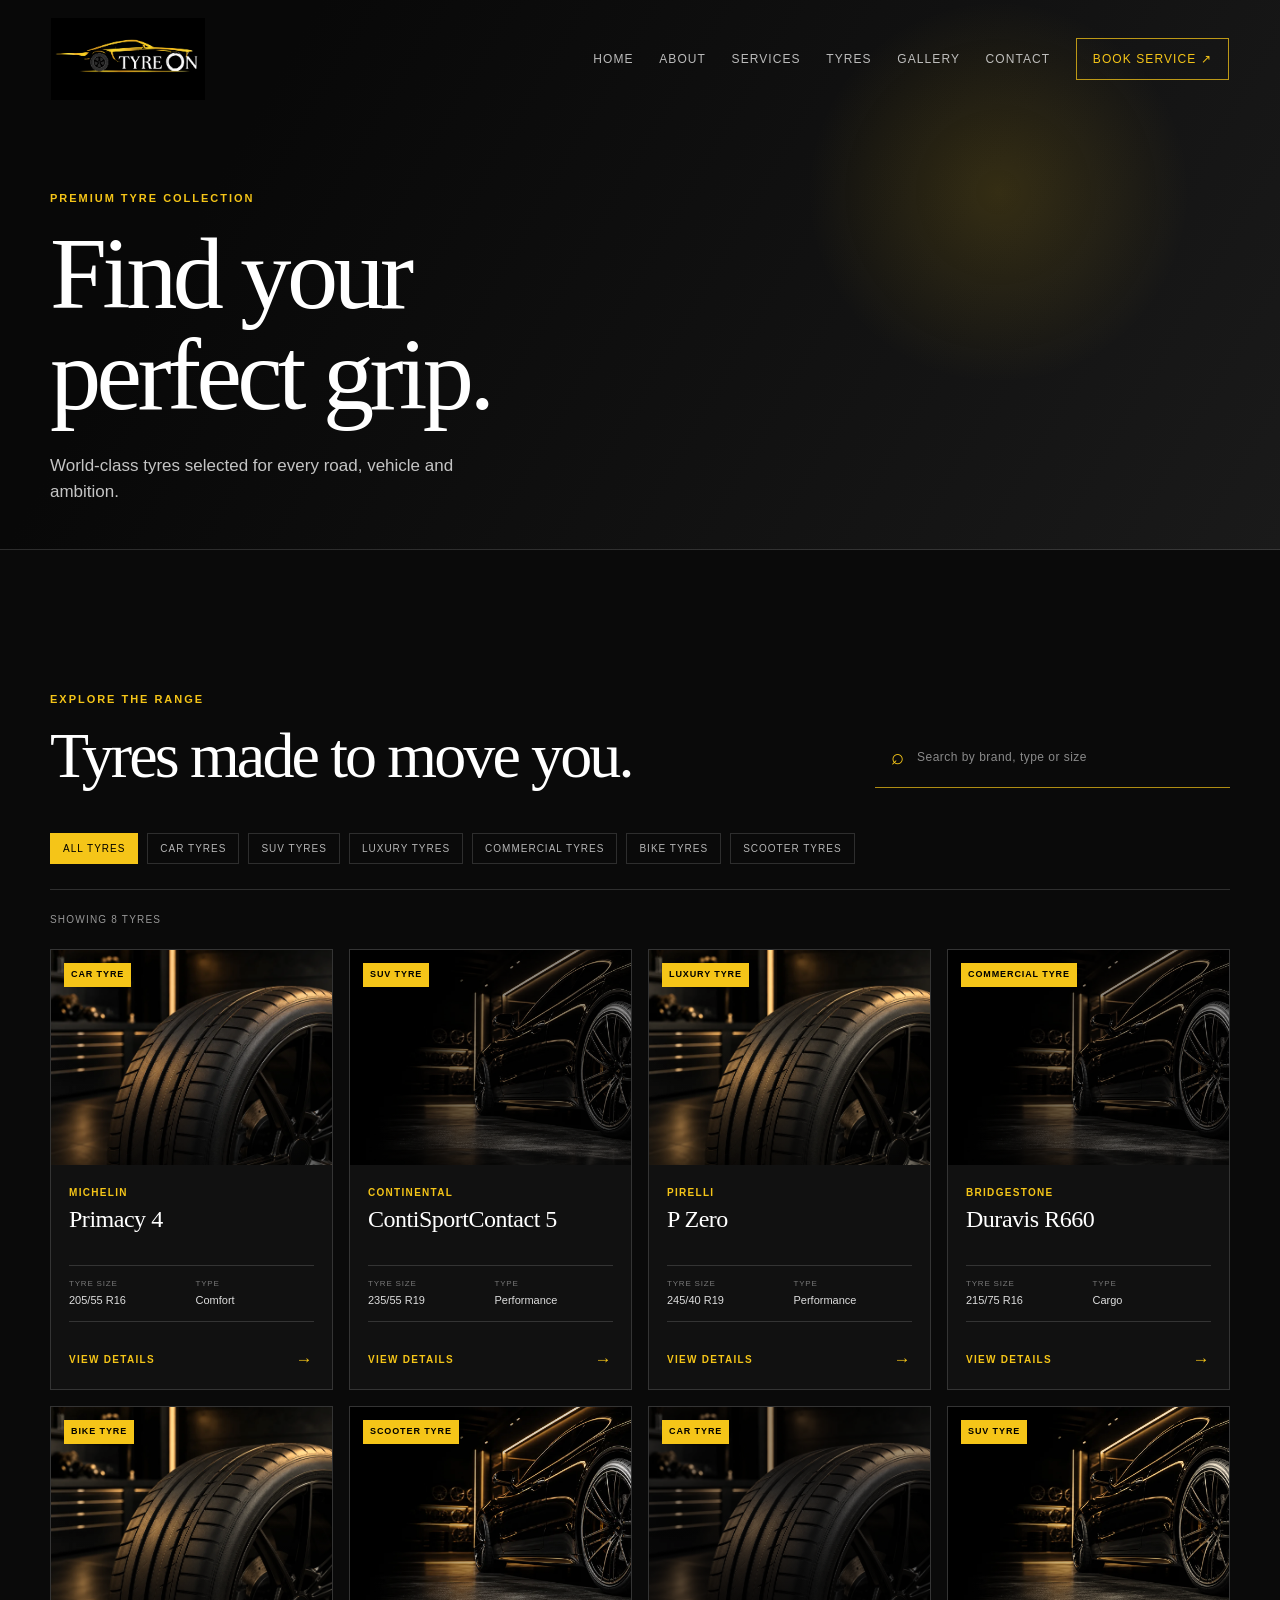
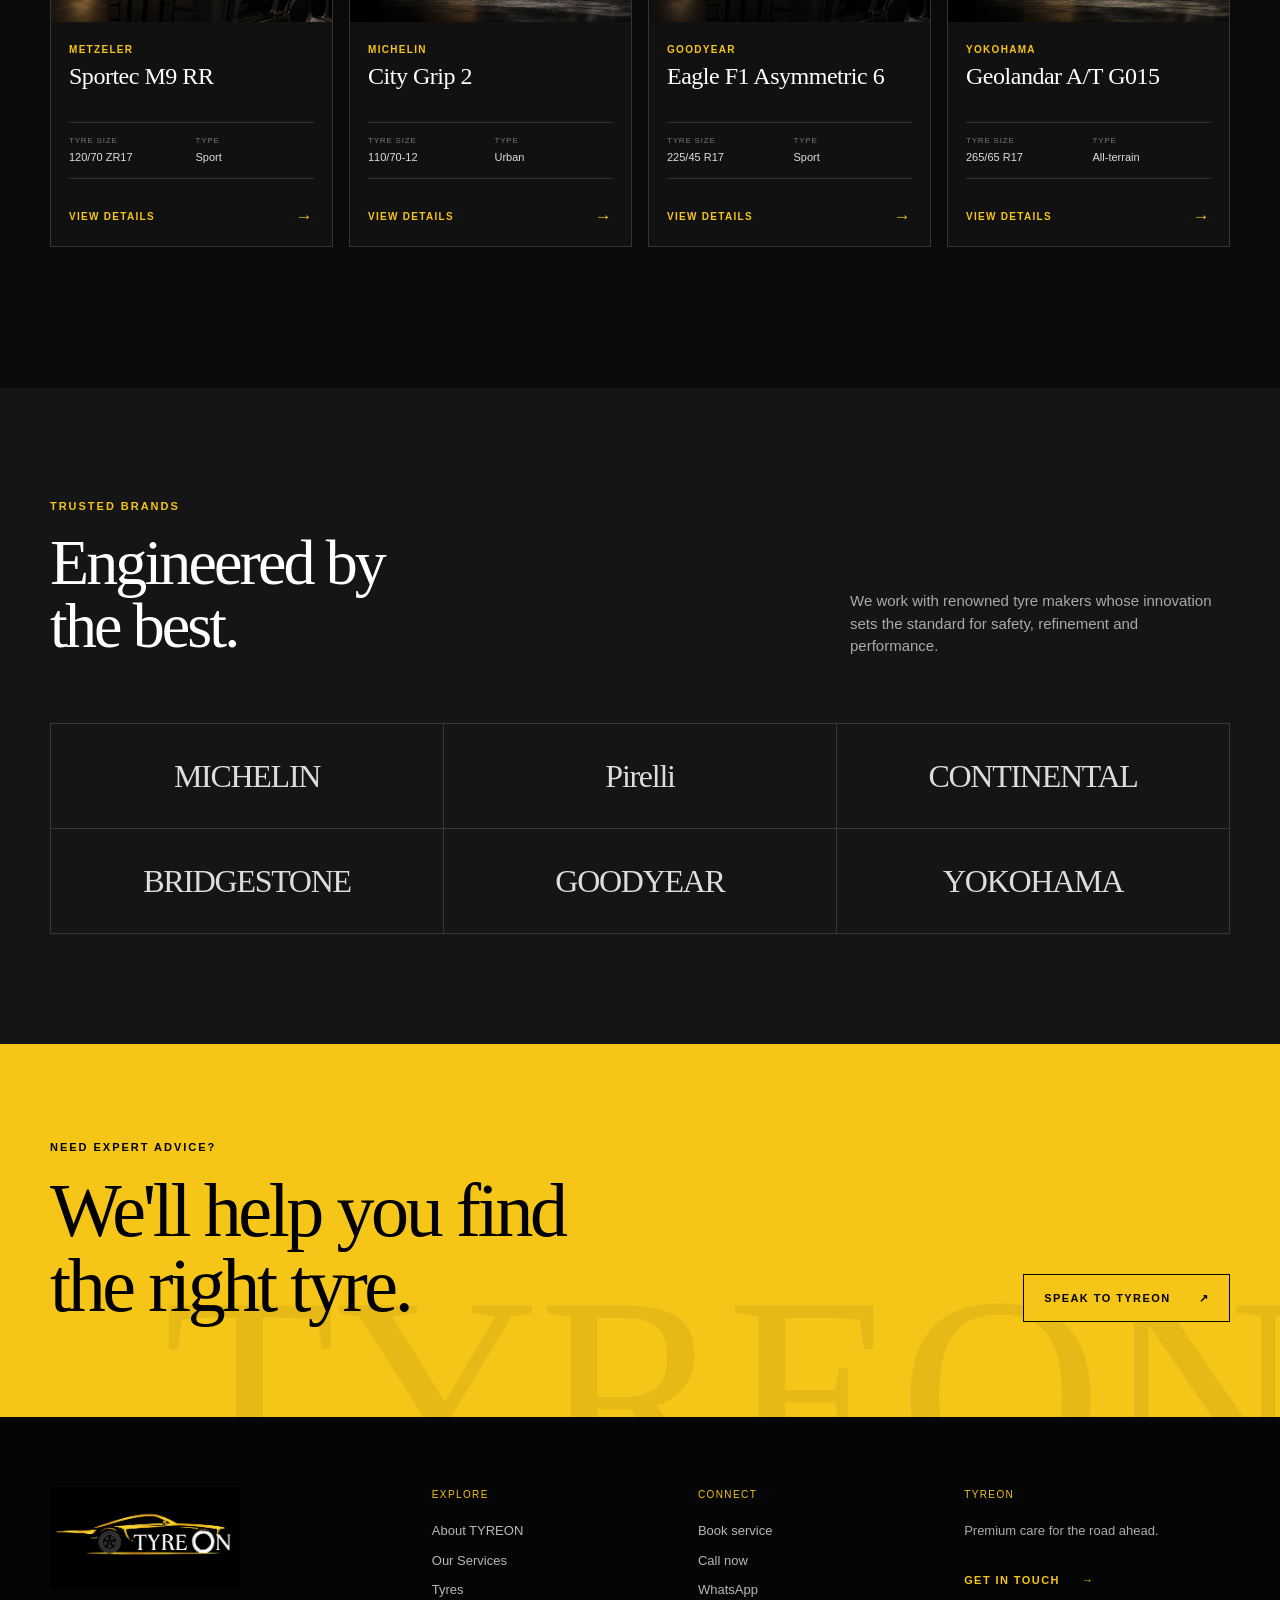
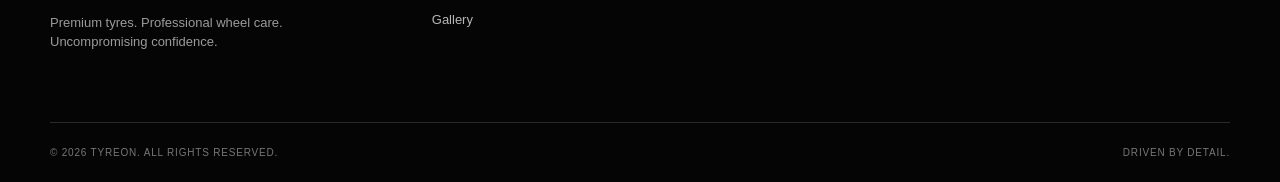
<file: products.html>
<!doctype html>
<html lang="en">
  <head>
    <meta charset="utf-8">
    <meta name="viewport" content="width=device-width, initial-scale=1">
    <meta name="theme-color" content="#000000">
    <meta name="description" content="Find premium car, SUV, luxury, commercial, bike and scooter tyres at TYREON.">
    <link rel="icon" type="image/png" href="assets/images/tyreon-logo.png">
    <link rel="manifest" href="manifest.json">
    <link rel="stylesheet" href="assets/css/main.css">
    <link rel="stylesheet" href="assets/css/effects.css">
    <title>Tyres | TYREON</title>
      <link rel="canonical" href="https://tyreon.in/products.html" data-seo-meta>
    <meta property="og:type" content="website">
    <meta property="og:site_name" content="TYREON">
    <meta property="og:title" content="Premium Tyres | TYREON">
    <meta property="og:description" content="Shop premium car, SUV, luxury, commercial, bike and scooter tyres at TYREON.">
    <meta property="og:url" content="https://tyreon.in/products.html">
    <meta property="og:image" content="https://tyreon.in/assets/images/hero-automotive.webp">
    <meta property="og:image:alt" content="TYREON premium tyre and wheel care">
    <meta name="twitter:card" content="summary_large_image">
    <meta name="twitter:title" content="Premium Tyres | TYREON">
    <meta name="twitter:description" content="Shop premium car, SUV, luxury, commercial, bike and scooter tyres at TYREON.">
    <meta name="twitter:image" content="https://tyreon.in/assets/images/hero-automotive.webp">
    <script type="application/ld+json">{"@context":"https://schema.org","@graph":[{"@type":"AutoRepair","@id":"https://tyreon.in/#business","name":"TYREON","url":"https://tyreon.in/","image":"https://tyreon.in/assets/images/hero-automotive.webp","logo":"https://tyreon.in/assets/images/tyreon-logo.png","telephone":"+919809631536","email":"lithin56@gmail.com","address":{"@type":"PostalAddress","streetAddress":"X6VP+XV2, Pallipuram, Thekkan Malipuram Road, Munapam Road, Ochanthuruthu","addressLocality":"Kochi","addressRegion":"Kerala","postalCode":"682508","addressCountry":"IN"},"openingHoursSpecification":[{"@type":"OpeningHoursSpecification","dayOfWeek":["Monday","Tuesday","Wednesday","Thursday","Friday","Saturday"],"opens":"09:00","closes":"19:30"}]},{"@type":"WebSite","@id":"https://tyreon.in/#website","url":"https://tyreon.in/","name":"TYREON"},{"@type":"BreadcrumbList","@id":"https://tyreon.in/products.html#breadcrumb","itemListElement":[{"@type":"ListItem","position":1,"name":"Home","item":"https://tyreon.in/"},{"@type":"ListItem","position":2,"name":"Tyres","item":"https://tyreon.in/products.html"}]}]}</script>  </head>
  <body class="inner-page products-page">
    <a class="skip-link" href="#main-content">Skip to content</a>
    <header class="site-header scrolled" data-header>
      <a class="brand" href="index.html" aria-label="TYREON home"><img class="brand-logo" src="assets/images/tyreon-logo.png" alt="TYREON"></a>
      <button class="menu-toggle" type="button" aria-label="Open menu" aria-expanded="false" aria-controls="site-menu" data-menu-toggle><span></span><span></span></button>
      <nav class="site-nav" id="site-menu" aria-label="Main navigation" data-menu><a href="index.html">Home</a><a href="about.html">About</a><a href="services.html">Services</a><a class="active" href="products.html">Tyres</a><a href="gallery.html">Gallery</a><a href="contact.html">Contact</a><a class="nav-cta" href="contact.html">Book service <span aria-hidden="true">↗</span></a></nav>
    </header>
    <main id="main-content">
      <section class="inner-hero product-hero"><div class="container"><p class="eyebrow">Premium tyre collection</p><h1>Find your<br>perfect grip.</h1><p>World-class tyres selected for every road, vehicle and ambition.</p></div></section>
      <section class="product-catalogue section">
        <div class="container catalogue-top"><div><p class="eyebrow">Explore the range</p><h2>Tyres made to move you.</h2></div><label class="product-search"><span aria-hidden="true">⌕</span><input type="search" placeholder="Search by brand, type or size" aria-label="Search tyres" data-product-search></label></div>
        <div class="container filter-row" role="toolbar" aria-label="Filter tyres by category"><button class="filter-button active" type="button" data-filter="all">All tyres</button><button class="filter-button" type="button" data-filter="car">Car tyres</button><button class="filter-button" type="button" data-filter="suv">SUV tyres</button><button class="filter-button" type="button" data-filter="luxury">Luxury tyres</button><button class="filter-button" type="button" data-filter="commercial">Commercial tyres</button><button class="filter-button" type="button" data-filter="bike">Bike tyres</button><button class="filter-button" type="button" data-filter="scooter">Scooter tyres</button></div>
        <p class="container product-count" data-product-count>Showing 8 tyres</p>
        <div class="container product-grid" data-product-grid>
          <article class="tyre-card" data-category="car" data-search="michelin primacy 4 car comfort 205 55 r16"><div class="tyre-image"><img src="assets/images/wheel-care.webp" alt="Michelin Primacy 4 tyre"><span>Car tyre</span></div><div class="tyre-copy"><p>MICHELIN</p><h3>Primacy 4</h3><dl><div><dt>Tyre size</dt><dd>205/55 R16</dd></div><div><dt>Type</dt><dd>Comfort</dd></div></dl><a href="contact.html" class="card-link">View details <span aria-hidden="true">→</span></a></div></article>
          <article class="tyre-card" data-category="suv" data-search="continental contisportcontact 5 suv performance 235 55 r19"><div class="tyre-image image-dark"><img src="assets/images/hero-automotive.webp" alt="Continental ContiSportContact 5 tyre"><span>SUV tyre</span></div><div class="tyre-copy"><p>CONTINENTAL</p><h3>ContiSportContact 5</h3><dl><div><dt>Tyre size</dt><dd>235/55 R19</dd></div><div><dt>Type</dt><dd>Performance</dd></div></dl><a href="contact.html" class="card-link">View details <span aria-hidden="true">→</span></a></div></article>
          <article class="tyre-card" data-category="luxury" data-search="pirelli p zero luxury performance 245 40 r19"><div class="tyre-image image-gold"><img src="assets/images/wheel-care.webp" alt="Pirelli P Zero tyre"><span>Luxury tyre</span></div><div class="tyre-copy"><p>PIRELLI</p><h3>P Zero</h3><dl><div><dt>Tyre size</dt><dd>245/40 R19</dd></div><div><dt>Type</dt><dd>Performance</dd></div></dl><a href="contact.html" class="card-link">View details <span aria-hidden="true">→</span></a></div></article>
          <article class="tyre-card" data-category="commercial" data-search="bridgestone duravis commercial cargo 215 75 r16"><div class="tyre-image image-dark"><img src="assets/images/hero-automotive.webp" alt="Bridgestone Duravis tyre"><span>Commercial tyre</span></div><div class="tyre-copy"><p>BRIDGESTONE</p><h3>Duravis R660</h3><dl><div><dt>Tyre size</dt><dd>215/75 R16</dd></div><div><dt>Type</dt><dd>Cargo</dd></div></dl><a href="contact.html" class="card-link">View details <span aria-hidden="true">→</span></a></div></article>
          <article class="tyre-card" data-category="bike" data-search="metzeler sportec m9 rr bike sport 120 70 zr17"><div class="tyre-image image-gold"><img src="assets/images/wheel-care.webp" alt="Metzeler Sportec M9 RR tyre"><span>Bike tyre</span></div><div class="tyre-copy"><p>METZELER</p><h3>Sportec M9 RR</h3><dl><div><dt>Tyre size</dt><dd>120/70 ZR17</dd></div><div><dt>Type</dt><dd>Sport</dd></div></dl><a href="contact.html" class="card-link">View details <span aria-hidden="true">→</span></a></div></article>
          <article class="tyre-card" data-category="scooter" data-search="michelin city grip 2 scooter urban 110 70 12"><div class="tyre-image"><img src="assets/images/hero-automotive.webp" alt="Michelin City Grip 2 tyre"><span>Scooter tyre</span></div><div class="tyre-copy"><p>MICHELIN</p><h3>City Grip 2</h3><dl><div><dt>Tyre size</dt><dd>110/70-12</dd></div><div><dt>Type</dt><dd>Urban</dd></div></dl><a href="contact.html" class="card-link">View details <span aria-hidden="true">→</span></a></div></article>
          <article class="tyre-card" data-category="car" data-search="goodyear eagle f1 asymmetric 6 car sport 225 45 r17"><div class="tyre-image image-dark"><img src="assets/images/wheel-care.webp" alt="Goodyear Eagle F1 Asymmetric 6 tyre"><span>Car tyre</span></div><div class="tyre-copy"><p>GOODYEAR</p><h3>Eagle F1 Asymmetric 6</h3><dl><div><dt>Tyre size</dt><dd>225/45 R17</dd></div><div><dt>Type</dt><dd>Sport</dd></div></dl><a href="contact.html" class="card-link">View details <span aria-hidden="true">→</span></a></div></article>
          <article class="tyre-card" data-category="suv" data-search="yokohama geolandar suv all terrain 265 65 r17"><div class="tyre-image image-gold"><img src="assets/images/hero-automotive.webp" alt="Yokohama Geolandar tyre"><span>SUV tyre</span></div><div class="tyre-copy"><p>YOKOHAMA</p><h3>Geolandar A/T G015</h3><dl><div><dt>Tyre size</dt><dd>265/65 R17</dd></div><div><dt>Type</dt><dd>All-terrain</dd></div></dl><a href="contact.html" class="card-link">View details <span aria-hidden="true">→</span></a></div></article>
        </div>
        <p class="container empty-results" data-empty-results hidden>No tyres match that search. Try another brand, type or size.</p>
      </section>
      <section class="brand-showcase"><div class="container"><p class="eyebrow">Trusted brands</p><div class="brand-showcase-heading"><h2>Engineered by<br>the best.</h2><p>We work with renowned tyre makers whose innovation sets the standard for safety, refinement and performance.</p></div><div class="brand-list" aria-label="Available brands"><span>MICHELIN</span><span>Pirelli</span><span>CONTINENTAL</span><span>BRIDGESTONE</span><span>GOODYEAR</span><span>YOKOHAMA</span></div></div></section>
      <section class="cta-banner compact-cta"><div class="container cta-inner"><div><p class="eyebrow">Need expert advice?</p><h2>We'll help you find<br>the right tyre.</h2></div><a class="button button-accent" href="contact.html">Speak to TYREON <span aria-hidden="true">↗</span></a></div></section>
    </main>
    <footer class="site-footer"><div class="container footer-main"><div class="footer-brand"><a class="brand" href="index.html"><img class="brand-logo" src="assets/images/tyreon-logo.png" alt="TYREON"></a><p>Premium tyres. Professional wheel care. Uncompromising confidence.</p></div><div><h3>Explore</h3><a href="about.html">About TYREON</a><a href="services.html">Our Services</a><a href="products.html">Tyres</a><a href="gallery.html">Gallery</a></div><div><h3>Connect</h3><a href="contact.html">Book service</a><a href="contact.html">Call now</a><a href="contact.html">WhatsApp</a></div><div class="footer-contact"><h3>TYREON</h3><p>Premium care for the road ahead.</p><a class="text-link" href="contact.html">Get in touch <span aria-hidden="true">→</span></a></div></div><div class="container footer-bottom"><span>© <span data-year></span> TYREON. All rights reserved.</span><span>Driven by detail.</span></div></footer>
    <script src="assets/js/main.js" defer></script>
  </body>
</html>
</file>
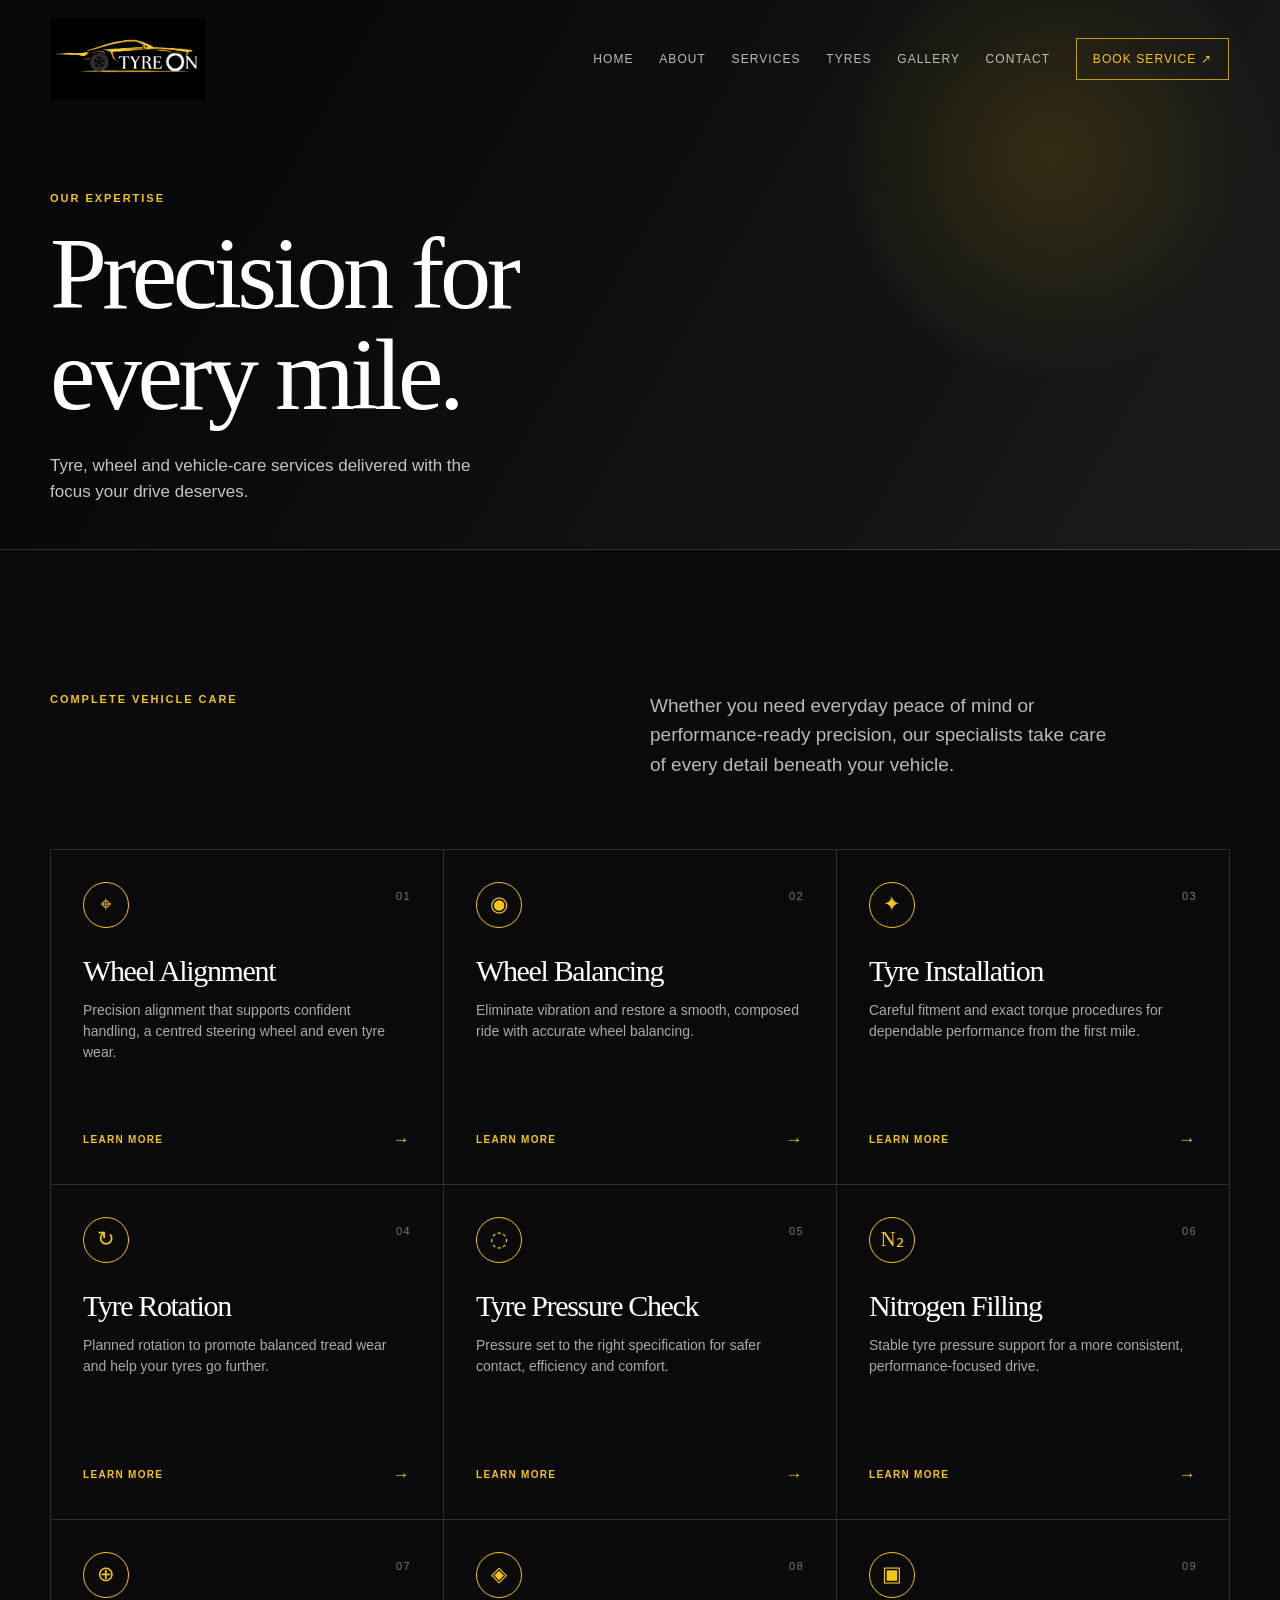
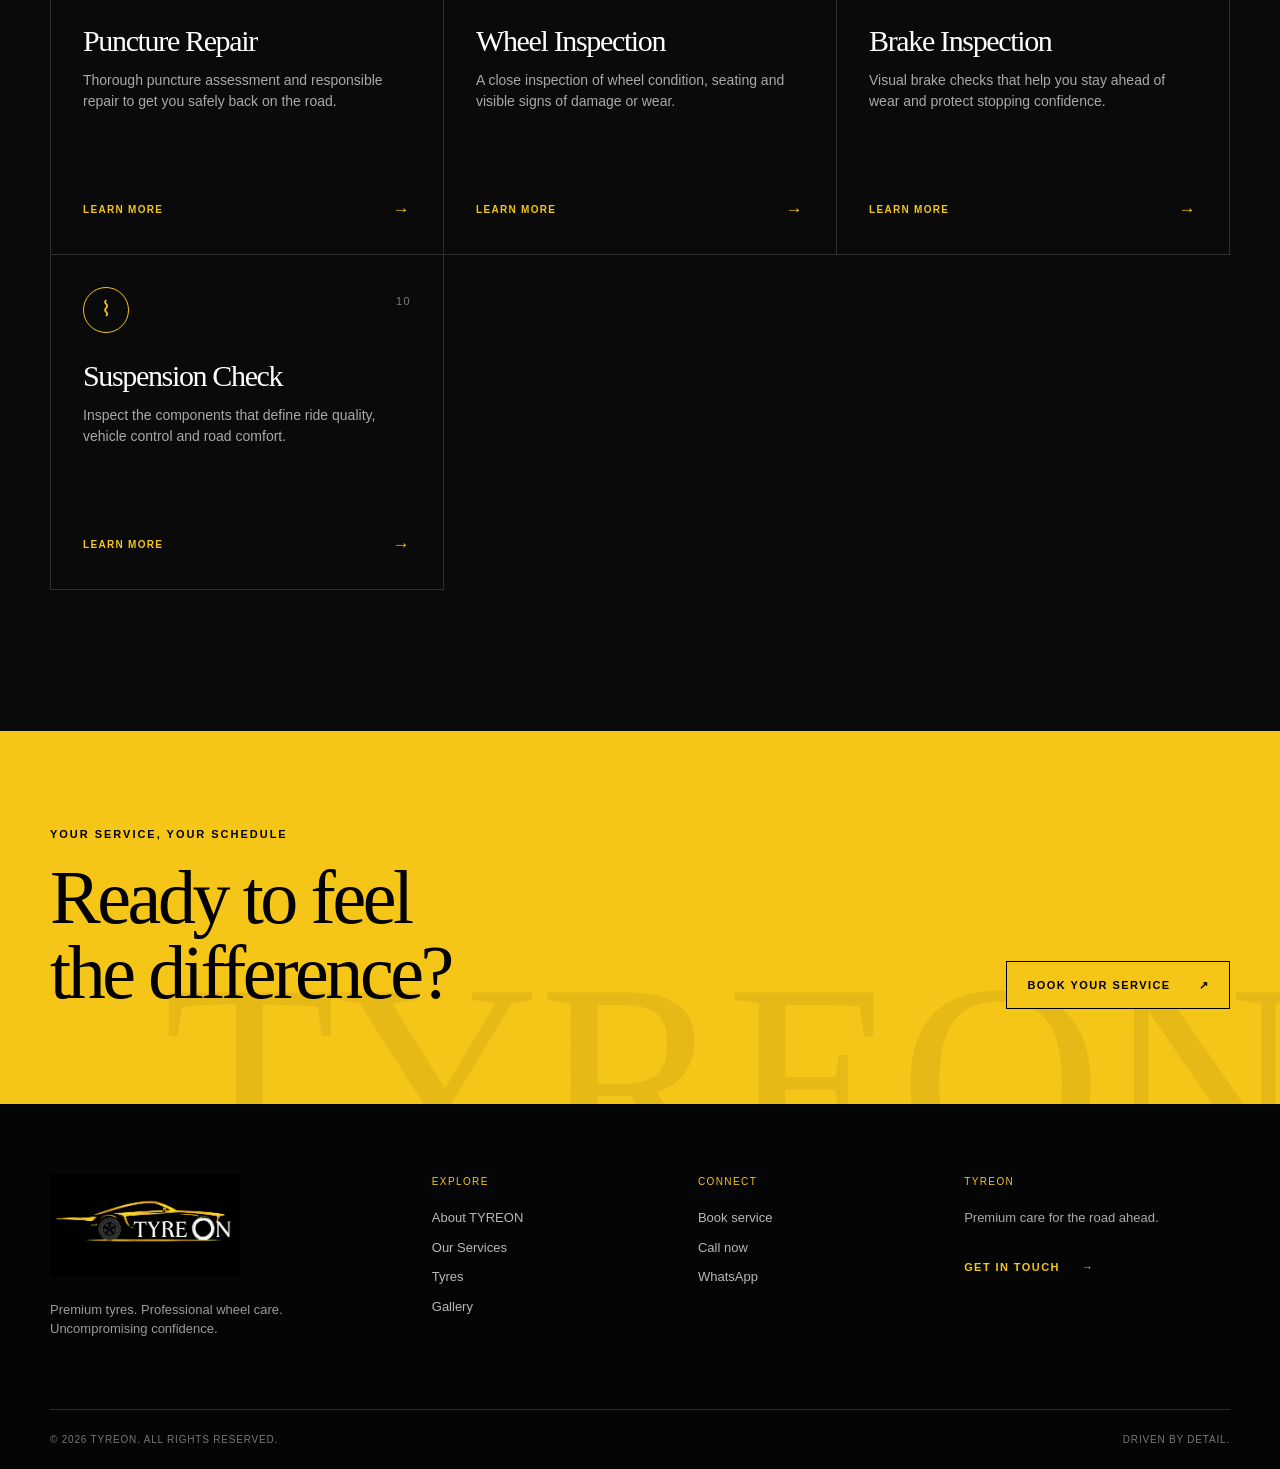
<file: services.html>
<!doctype html>
<html lang="en">
  <head>
    <meta charset="utf-8">
    <meta name="viewport" content="width=device-width, initial-scale=1">
    <meta name="theme-color" content="#000000">
    <meta name="description" content="Explore TYREON's complete tyre, wheel and vehicle care services.">
    <link rel="icon" type="image/png" href="assets/images/tyreon-logo.png">
    <link rel="manifest" href="manifest.json">
    <link rel="stylesheet" href="assets/css/main.css">
    <link rel="stylesheet" href="assets/css/effects.css">
    <title>Services | TYREON</title>
      <link rel="canonical" href="https://tyreon.in/services.html" data-seo-meta>
    <meta property="og:type" content="website">
    <meta property="og:site_name" content="TYREON">
    <meta property="og:title" content="Tyre & Wheel Services | TYREON">
    <meta property="og:description" content="Wheel alignment, balancing, tyre installation and complete vehicle care at TYREON.">
    <meta property="og:url" content="https://tyreon.in/services.html">
    <meta property="og:image" content="https://tyreon.in/assets/images/hero-automotive.webp">
    <meta property="og:image:alt" content="TYREON premium tyre and wheel care">
    <meta name="twitter:card" content="summary_large_image">
    <meta name="twitter:title" content="Tyre & Wheel Services | TYREON">
    <meta name="twitter:description" content="Wheel alignment, balancing, tyre installation and complete vehicle care at TYREON.">
    <meta name="twitter:image" content="https://tyreon.in/assets/images/hero-automotive.webp">
    <script type="application/ld+json">{"@context":"https://schema.org","@graph":[{"@type":"AutoRepair","@id":"https://tyreon.in/#business","name":"TYREON","url":"https://tyreon.in/","image":"https://tyreon.in/assets/images/hero-automotive.webp","logo":"https://tyreon.in/assets/images/tyreon-logo.png","telephone":"+919809631536","email":"lithin56@gmail.com","address":{"@type":"PostalAddress","streetAddress":"X6VP+XV2, Pallipuram, Thekkan Malipuram Road, Munapam Road, Ochanthuruthu","addressLocality":"Kochi","addressRegion":"Kerala","postalCode":"682508","addressCountry":"IN"},"openingHoursSpecification":[{"@type":"OpeningHoursSpecification","dayOfWeek":["Monday","Tuesday","Wednesday","Thursday","Friday","Saturday"],"opens":"09:00","closes":"19:30"}]},{"@type":"WebSite","@id":"https://tyreon.in/#website","url":"https://tyreon.in/","name":"TYREON"},{"@type":"BreadcrumbList","@id":"https://tyreon.in/services.html#breadcrumb","itemListElement":[{"@type":"ListItem","position":1,"name":"Home","item":"https://tyreon.in/"},{"@type":"ListItem","position":2,"name":"Services","item":"https://tyreon.in/services.html"}]}]}</script>  </head>
  <body class="inner-page services-page">
    <a class="skip-link" href="#main-content">Skip to content</a>
    <header class="site-header scrolled" data-header>
      <a class="brand" href="index.html" aria-label="TYREON home"><img class="brand-logo" src="assets/images/tyreon-logo.png" alt="TYREON"></a>
      <button class="menu-toggle" type="button" aria-label="Open menu" aria-expanded="false" aria-controls="site-menu" data-menu-toggle><span></span><span></span></button>
      <nav class="site-nav" id="site-menu" aria-label="Main navigation" data-menu>
        <a href="index.html">Home</a><a href="about.html">About</a><a class="active" href="services.html">Services</a><a href="products.html">Tyres</a><a href="gallery.html">Gallery</a><a href="contact.html">Contact</a><a class="nav-cta" href="contact.html">Book service <span aria-hidden="true">↗</span></a>
      </nav>
    </header>
    <main id="main-content">
      <section class="inner-hero"><div class="container"><p class="eyebrow">Our expertise</p><h1>Precision for<br>every mile.</h1><p>Tyre, wheel and vehicle-care services delivered with the focus your drive deserves.</p></div></section>
      <section class="service-directory section">
        <div class="container directory-intro reveal"><p class="eyebrow">Complete vehicle care</p><p>Whether you need everyday peace of mind or performance-ready precision, our specialists take care of every detail beneath your vehicle.</p></div>
        <div class="container directory-grid">
          <article class="directory-card reveal"><span class="service-icon" aria-hidden="true">⌖</span><span class="card-index">01</span><h2>Wheel Alignment</h2><p>Precision alignment that supports confident handling, a centred steering wheel and even tyre wear.</p><a href="contact.html" class="card-link">Learn more <span aria-hidden="true">→</span></a></article>
          <article class="directory-card reveal"><span class="service-icon" aria-hidden="true">◉</span><span class="card-index">02</span><h2>Wheel Balancing</h2><p>Eliminate vibration and restore a smooth, composed ride with accurate wheel balancing.</p><a href="contact.html" class="card-link">Learn more <span aria-hidden="true">→</span></a></article>
          <article class="directory-card reveal"><span class="service-icon" aria-hidden="true">✦</span><span class="card-index">03</span><h2>Tyre Installation</h2><p>Careful fitment and exact torque procedures for dependable performance from the first mile.</p><a href="contact.html" class="card-link">Learn more <span aria-hidden="true">→</span></a></article>
          <article class="directory-card reveal"><span class="service-icon" aria-hidden="true">↻</span><span class="card-index">04</span><h2>Tyre Rotation</h2><p>Planned rotation to promote balanced tread wear and help your tyres go further.</p><a href="contact.html" class="card-link">Learn more <span aria-hidden="true">→</span></a></article>
          <article class="directory-card reveal"><span class="service-icon" aria-hidden="true">◌</span><span class="card-index">05</span><h2>Tyre Pressure Check</h2><p>Pressure set to the right specification for safer contact, efficiency and comfort.</p><a href="contact.html" class="card-link">Learn more <span aria-hidden="true">→</span></a></article>
          <article class="directory-card reveal"><span class="service-icon" aria-hidden="true">N₂</span><span class="card-index">06</span><h2>Nitrogen Filling</h2><p>Stable tyre pressure support for a more consistent, performance-focused drive.</p><a href="contact.html" class="card-link">Learn more <span aria-hidden="true">→</span></a></article>
          <article class="directory-card reveal"><span class="service-icon" aria-hidden="true">⊕</span><span class="card-index">07</span><h2>Puncture Repair</h2><p>Thorough puncture assessment and responsible repair to get you safely back on the road.</p><a href="contact.html" class="card-link">Learn more <span aria-hidden="true">→</span></a></article>
          <article class="directory-card reveal"><span class="service-icon" aria-hidden="true">◈</span><span class="card-index">08</span><h2>Wheel Inspection</h2><p>A close inspection of wheel condition, seating and visible signs of damage or wear.</p><a href="contact.html" class="card-link">Learn more <span aria-hidden="true">→</span></a></article>
          <article class="directory-card reveal"><span class="service-icon" aria-hidden="true">▣</span><span class="card-index">09</span><h2>Brake Inspection</h2><p>Visual brake checks that help you stay ahead of wear and protect stopping confidence.</p><a href="contact.html" class="card-link">Learn more <span aria-hidden="true">→</span></a></article>
          <article class="directory-card reveal"><span class="service-icon" aria-hidden="true">⌇</span><span class="card-index">10</span><h2>Suspension Check</h2><p>Inspect the components that define ride quality, vehicle control and road comfort.</p><a href="contact.html" class="card-link">Learn more <span aria-hidden="true">→</span></a></article>
        </div>
      </section>
      <section class="cta-banner compact-cta"><div class="container cta-inner"><div><p class="eyebrow">Your service, your schedule</p><h2>Ready to feel<br>the difference?</h2></div><a class="button button-accent" href="contact.html">Book your service <span aria-hidden="true">↗</span></a></div></section>
    </main>
    <footer class="site-footer"><div class="container footer-main"><div class="footer-brand"><a class="brand" href="index.html"><img class="brand-logo" src="assets/images/tyreon-logo.png" alt="TYREON"></a><p>Premium tyres. Professional wheel care. Uncompromising confidence.</p></div><div><h3>Explore</h3><a href="about.html">About TYREON</a><a href="services.html">Our Services</a><a href="products.html">Tyres</a><a href="gallery.html">Gallery</a></div><div><h3>Connect</h3><a href="contact.html">Book service</a><a href="contact.html">Call now</a><a href="contact.html">WhatsApp</a></div><div class="footer-contact"><h3>TYREON</h3><p>Premium care for the road ahead.</p><a class="text-link" href="contact.html">Get in touch <span aria-hidden="true">→</span></a></div></div><div class="container footer-bottom"><span>© <span data-year></span> TYREON. All rights reserved.</span><span>Driven by detail.</span></div></footer>
    <script src="assets/js/main.js" defer></script>
  </body>
</html>
</file>
<file: assets/css/main.css>
:root { --color-primary:#000; --color-accent:#f5c518; --color-text:#fff; --color-surface:#1a1a1a; --color-muted:#a6a6a6; --color-line:rgba(255,255,255,.15); --font-display:Georgia,"Times New Roman",serif; --font-body:Arial,Helvetica,sans-serif; --container:1180px; --ease:cubic-bezier(.22,1,.36,1); }
* { box-sizing:border-box; } html { scroll-behavior:smooth; } body { margin:0; background:var(--color-primary); color:var(--color-text); font-family:var(--font-body); line-height:1.5; } a { color:inherit; text-decoration:none; } img { max-width:100%; } .brand-logo { display:block; width:auto; height:auto; max-width:100%; } .container { width:min(var(--container),calc(100% - 48px)); margin:auto; } .skip-link { position:absolute; left:-999px; top:0; z-index:100; background:var(--color-accent); color:#000; padding:12px 16px; } .skip-link:focus { left:10px; } :focus-visible { outline:3px solid var(--color-accent); outline-offset:4px; } .site-nav a:focus-visible,.button:focus-visible,.filter-button:focus-visible,.gallery-item:focus-visible { outline-offset:-3px; }
.page-loader { position:fixed; inset:0; z-index:1000; display:grid; place-items:center; background:#000; animation:loader 1.2s 1s var(--ease) forwards; } .page-loader img { width:min(330px,70vw); animation:loader-logo .8s var(--ease); } @keyframes loader { to { visibility:hidden; opacity:0; } } @keyframes loader-logo { from { opacity:0; transform:translateY(16px); } }
.site-header { position:fixed; top:0; left:0; z-index:100; display:flex; align-items:center; justify-content:space-between; width:100%; padding:18px clamp(24px,4vw,64px); transition:background .35s, padding .35s; } .site-header.scrolled { padding-top:12px; padding-bottom:12px; background:rgba(0,0,0,.89); backdrop-filter:blur(16px); border-bottom:1px solid var(--color-line); } .brand img { width:154px; } .site-nav { display:flex; align-items:center; gap:clamp(16px,2vw,32px); font-size:12px; letter-spacing:.09em; text-transform:uppercase; } .site-nav>a:not(.nav-cta) { opacity:.72; transition:opacity .2s; } .site-nav>a:hover,.site-nav>.active { opacity:1; } .nav-cta { padding:11px 16px; border:1px solid rgba(245,197,24,.75); color:var(--color-accent); } .menu-toggle { display:none; border:0; background:none; padding:8px 0 8px 10px; } .menu-toggle span { display:block; width:28px; height:1px; margin:6px 0; background:#fff; transition:transform .2s; }
.hero { position:relative; min-height:760px; height:100svh; display:flex; align-items:flex-end; overflow:hidden; } .hero-image,.hero-shade { position:absolute; inset:0; } .hero-image { background:url("../images/hero-automotive.webp") center/cover no-repeat; animation:hero-scale 1.5s var(--ease) both; } .hero-shade { background:linear-gradient(90deg,rgba(0,0,0,.94) 0%,rgba(0,0,0,.69) 41%,rgba(0,0,0,.12) 76%),linear-gradient(0deg,rgba(0,0,0,.66),transparent 43%); } @keyframes hero-scale { from { transform:scale(1.06); } to { transform:scale(1); } } .hero-content { position:relative; padding-bottom:clamp(100px,13vh,140px); } .eyebrow { margin:0 0 18px; color:var(--color-accent); font-size:11px; font-weight:700; letter-spacing:.18em; text-transform:uppercase; } h1,h2,h3,p { margin-top:0; } h1,h2 { font-family:var(--font-display); font-weight:400; line-height:.98; letter-spacing:-.045em; } h1 { max-width:820px; margin-bottom:28px; font-size:clamp(48px,7.1vw,100px); } h1 span { color:var(--color-accent); } .hero-copy { color:#ddd; font-size:clamp(17px,2vw,21px); } .hero-actions { display:flex; flex-wrap:wrap; gap:12px; margin-top:38px; } .button { display:inline-flex; align-items:center; gap:28px; padding:15px 20px; border:1px solid #fff; font-size:11px; font-weight:700; letter-spacing:.13em; text-transform:uppercase; transition:transform .25s var(--ease),background .25s,color .25s; } .button:hover { transform:translateY(-3px); } .button-accent { border-color:var(--color-accent); background:var(--color-accent); color:#000; } .button-ghost:hover { background:#fff; color:#000; } .hero-links { display:flex; gap:24px; margin-top:28px; font-size:11px; letter-spacing:.12em; text-transform:uppercase; } .hero-links a { border-bottom:1px solid var(--color-line); padding-bottom:3px; } .hero-scroll { position:absolute; bottom:30px; right:clamp(24px,4vw,64px); display:flex; align-items:center; gap:12px; font-size:10px; letter-spacing:.14em; text-transform:uppercase; transform:rotate(90deg); transform-origin:right; } .hero-scroll span { width:38px; height:1px; background:var(--color-accent); }
.stats { border-bottom:1px solid var(--color-line); background:#050505; } .stats-grid { display:grid; grid-template-columns:repeat(4,1fr); } .stat { padding:38px 24px 35px; border-left:1px solid var(--color-line); } .stat:last-child { border-right:1px solid var(--color-line); } .stat strong { display:block; margin-bottom:7px; color:var(--color-accent); font-family:var(--font-display); font-size:clamp(32px,4vw,52px); font-weight:400; line-height:1; } .stat span { color:#aaa; font-size:10px; letter-spacing:.13em; text-transform:uppercase; }
.section { padding:clamp(84px,11vw,150px) 0; } .dark-section { background:var(--color-surface); } .split-intro,.section-head { display:flex; justify-content:space-between; gap:60px; } h2 { margin-bottom:0; font-size:clamp(39px,5vw,70px); } .split-intro h2 { max-width:580px; } .intro-copy { max-width:420px; color:#c1c1c1; font-size:17px; } .text-link { display:inline-flex; gap:22px; margin-top:18px; color:var(--color-accent); font-size:11px; font-weight:700; letter-spacing:.13em; text-transform:uppercase; } .value-grid { display:grid; grid-template-columns:repeat(3,1fr); margin-top:80px; border-top:1px solid var(--color-line); } .value-card { position:relative; min-height:270px; padding:30px 35px 25px 0; border-right:1px solid var(--color-line); } .value-card:not(:first-child) { padding-left:35px; } .value-card:last-child { border:0; } .card-index { color:#777; font-size:11px; letter-spacing:.12em; } .line-icon { margin:38px 0 24px; color:var(--color-accent); font-size:27px; } h3 { margin-bottom:9px; font-size:16px; font-weight:500; letter-spacing:-.02em; } .value-card p,.service-card p { color:#a9a9a9; font-size:14px; }
.section-head { align-items:end; margin-bottom:48px; } .services-section { background:#0b0b0b; } .services-grid { display:grid; grid-template-columns:repeat(3,1fr); grid-template-rows:280px 280px; gap:1px; background:var(--color-line); } .service-card { position:relative; display:flex; flex-direction:column; justify-content:space-between; overflow:hidden; padding:28px; background:#0b0b0b; transition:background .3s; } .service-card:hover { background:#161616; } .service-card>span,.service-card>div>span { color:var(--color-accent); font-size:11px; letter-spacing:.14em; } .service-card h3 { margin:12px 0; font-family:var(--font-display); font-size:31px; font-weight:400; } .service-card b { align-self:flex-end; color:var(--color-accent); font-size:25px; font-weight:400; } .service-image { grid-row:span 2; grid-column:span 1; padding:0; } .service-image img { width:100%; height:100%; object-fit:cover; transition:transform .7s var(--ease); } .service-image:hover img { transform:scale(1.04); } .service-image:after { position:absolute; inset:0; content:""; background:linear-gradient(0deg,rgba(0,0,0,.85),transparent 64%); } .service-image div { position:absolute; z-index:1; bottom:0; padding:28px; } .service-image p { margin:0; color:#fff; font-size:11px; letter-spacing:.1em; text-transform:uppercase; }
.brands-section { padding:clamp(84px,10vw,135px) 0; background:#000; } .centered { max-width:670px; margin-left:auto; margin-right:auto; text-align:center; } .brand-list { display:grid; grid-template-columns:repeat(3,1fr); gap:0; margin-top:65px; border-top:1px solid var(--color-line); border-left:1px solid var(--color-line); } .brand-list span { display:grid; min-height:105px; place-items:center; border-right:1px solid var(--color-line); border-bottom:1px solid var(--color-line); color:#ddd; font-family:var(--font-display); font-size:clamp(20px,2.5vw,34px); letter-spacing:-.04em; }
.testimonials { background:#111; } .rating-badge { display:grid; grid-template-columns:auto auto; align-items:center; column-gap:10px; } .rating-badge .stars { grid-column:span 2; color:var(--color-accent); letter-spacing:3px; font-size:14px; } .rating-badge strong { font-family:var(--font-display); font-size:30px; font-weight:400; } .rating-badge small { color:#aaa; font-size:10px; letter-spacing:.1em; text-transform:uppercase; } .review-grid { display:grid; grid-template-columns:repeat(3,1fr); gap:18px; } .review { display:flex; min-height:310px; flex-direction:column; justify-content:space-between; margin:0; padding:31px; border:1px solid var(--color-line); } blockquote { margin:0; font-family:var(--font-display); font-size:clamp(21px,2.1vw,27px); line-height:1.18; letter-spacing:-.035em; } figcaption { display:flex; align-items:center; gap:12px; } .avatar { display:grid; width:34px; height:34px; place-items:center; border-radius:50%; background:var(--color-accent); color:#000; font-size:10px; font-weight:700; } figcaption strong,figcaption small { display:block; } figcaption strong { font-size:12px; } figcaption small { margin-top:3px; color:#999; font-size:10px; }
.cta-banner { position:relative; overflow:hidden; padding:clamp(76px,10vw,135px) 0; background:var(--color-accent); color:#000; } .cta-banner:after { position:absolute; right:-2vw; bottom:-6vw; content:"TYREON"; color:rgba(0,0,0,.06); font-family:var(--font-display); font-size:clamp(140px,22vw,350px); line-height:.7; pointer-events:none; } .cta-inner { position:relative; z-index:1; display:flex; align-items:end; justify-content:space-between; gap:35px; } .cta-banner .eyebrow { color:#000; } .cta-banner h2 { font-size:clamp(43px,6vw,76px); } .cta-banner .button { border-color:#000; }
.site-footer { padding-top:70px; background:#050505; } .footer-main { display:grid; grid-template-columns:1.5fr 1fr 1fr 1.15fr; gap:35px; padding-bottom:70px; } .footer-brand img { width:190px; } .footer-brand p { max-width:250px; margin:24px 0 0; color:#9b9b9b; font-size:13px; } .footer-main h3 { margin-bottom:19px; color:var(--color-accent); font-size:10px; letter-spacing:.14em; text-transform:uppercase; } .footer-main a:not(.brand):not(.text-link) { display:block; margin:10px 0; color:#b7b7b7; font-size:13px; } .footer-contact p { color:#aaa; font-size:13px; } .footer-bottom { display:flex; justify-content:space-between; padding:22px 0; border-top:1px solid var(--color-line); color:#777; font-size:10px; letter-spacing:.08em; text-transform:uppercase; }
.reveal { opacity:0; transform:translateY(20px); transition:opacity .65s var(--ease),transform .65s var(--ease); } .reveal.visible { opacity:1; transform:none; } @media (prefers-reduced-motion:reduce) { *,*:before,*:after { scroll-behavior:auto!important; animation-duration:.01ms!important; transition-duration:.01ms!important; } }
@media (max-width:800px) { .container { width:min(var(--container),calc(100% - 36px)); } .site-header { padding:14px 18px; } .brand img { width:130px; } .menu-toggle { position:relative; z-index:2; display:block; } .site-nav { position:absolute; top:0; left:0; display:flex; width:100%; min-height:100svh; padding:105px 28px 30px; flex-direction:column; align-items:flex-start; gap:23px; background:#050505; transform:translateY(-105%); transition:transform .45s var(--ease); } .site-nav.open { transform:none; } .site-nav a { font-family:var(--font-display); font-size:31px; letter-spacing:-.04em; text-transform:none; } .site-nav .nav-cta { margin-top:16px; padding:14px 19px; font-family:var(--font-body); font-size:11px; letter-spacing:.12em; text-transform:uppercase; } .menu-toggle[aria-expanded="true"] span:first-child { transform:translateY(3.5px) rotate(45deg); } .menu-toggle[aria-expanded="true"] span:last-child { transform:translateY(-3.5px) rotate(-45deg); } .hero { min-height:690px; } .hero-image { background-position:63% center; } .hero-shade { background:linear-gradient(90deg,rgba(0,0,0,.89),rgba(0,0,0,.33)),linear-gradient(0deg,rgba(0,0,0,.78),transparent 60%); } .hero-content { padding-bottom:94px; } .hero-scroll { display:none; } .stats-grid { grid-template-columns:repeat(2,1fr); } .stat:nth-child(3) { border-top:1px solid var(--color-line); } .stat { padding:26px 16px; } .stat:nth-child(even) { border-right:1px solid var(--color-line); } .stat:last-child { border-right:1px solid var(--color-line); } .split-intro,.section-head,.cta-inner { flex-direction:column; align-items:flex-start; gap:25px; } .value-grid { grid-template-columns:1fr; margin-top:55px; } .value-card,.value-card:not(:first-child) { min-height:0; padding:28px 0; border-right:0; border-bottom:1px solid var(--color-line); } .value-card:last-child { border-bottom:0; } .line-icon { margin:22px 0 14px; } .services-grid { grid-template-columns:1fr; grid-template-rows:310px repeat(3,215px); } .service-image { grid-row:auto; } .brand-list { grid-template-columns:repeat(2,1fr); margin-top:45px; } .brand-list span { min-height:84px; } .review-grid { grid-template-columns:1fr; } .review { min-height:250px; } .footer-main { grid-template-columns:1fr 1fr; } .footer-brand { grid-column:span 2; } } @media (max-width:430px) { .hero-links { gap:14px; font-size:9px; } .hero-actions .button { width:100%; justify-content:space-between; } .stats-grid { grid-template-columns:1fr 1fr; } .stat strong { font-size:31px; } .brand-list { grid-template-columns:1fr; } .footer-main { grid-template-columns:1fr; } .footer-brand { grid-column:auto; } .footer-bottom { flex-direction:column; gap:8px; } }

/* Services directory */
.inner-page { background:#0a0a0a; } .inner-hero { display:flex; min-height:550px; padding-top:145px; align-items:center; border-bottom:1px solid var(--color-line); background:radial-gradient(circle at 82% 28%,rgba(245,197,24,.14),transparent 20%),linear-gradient(120deg,#080808 20%,#1a1a1a); } .inner-hero h1 { margin:0; font-size:clamp(56px,8vw,110px); } .inner-hero .container>p:last-child { max-width:430px; margin:28px 0 0; color:#c4c4c4; font-size:17px; } .directory-intro { display:grid; grid-template-columns:1fr 1fr; gap:20px; margin-bottom:70px; } .directory-intro>p:last-child { max-width:470px; margin:0; color:#b9b9b9; font-size:19px; line-height:1.55; } .directory-grid { display:grid; grid-template-columns:repeat(3,1fr); border-top:1px solid var(--color-line); border-left:1px solid var(--color-line); } .directory-card { position:relative; display:flex; min-height:335px; flex-direction:column; padding:32px; overflow:hidden; border-right:1px solid var(--color-line); border-bottom:1px solid var(--color-line); background:#0a0a0a; transition:background .35s var(--ease),color .35s var(--ease); } .directory-card:before { position:absolute; right:-30px; bottom:-55px; width:150px; height:150px; border-radius:50%; content:""; background:var(--color-accent); opacity:0; transform:scale(.2); transition:opacity .45s var(--ease),transform .45s var(--ease); } .directory-card:hover { color:#070707; background:var(--color-accent); } .directory-card:hover:before { opacity:.18; transform:scale(1.6); } .directory-card>* { position:relative; z-index:1; } .service-icon { display:grid; width:46px; height:46px; margin-bottom:28px; place-items:center; border:1px solid var(--color-accent); border-radius:50%; color:var(--color-accent); font-family:var(--font-display); font-size:21px; transition:border-color .3s,color .3s,transform .45s var(--ease); } .directory-card:hover .service-icon { border-color:#090909; color:#090909; transform:rotate(24deg) scale(1.08); } .directory-card .card-index { position:absolute; top:38px; right:32px; } .directory-card h2 { margin:0 0 14px; font-size:30px; } .directory-card p { margin:0; color:#a9a9a9; font-size:14px; transition:color .3s; } .directory-card:hover p { color:rgba(0,0,0,.7); } .card-link { display:inline-flex; align-items:center; justify-content:space-between; width:100%; margin-top:auto; padding-top:25px; color:var(--color-accent); font-size:10px; font-weight:700; letter-spacing:.13em; text-transform:uppercase; transition:color .3s; } .card-link span { font-size:17px; transition:transform .3s var(--ease); } .directory-card:hover .card-link { color:#090909; } .directory-card:hover .card-link span { transform:translateX(5px); } .compact-cta { padding-top:95px; padding-bottom:95px; }
@media (max-width:800px) { .inner-hero { min-height:470px; padding-top:108px; } .directory-intro { grid-template-columns:1fr; gap:12px; margin-bottom:45px; } .directory-grid { grid-template-columns:repeat(2,1fr); } .directory-card { min-height:310px; padding:25px; } .directory-card .card-index { top:30px; right:25px; } } @media (max-width:540px) { .inner-hero { min-height:430px; } .directory-grid { grid-template-columns:1fr; } .directory-card { min-height:290px; } .directory-intro>p:last-child { font-size:17px; } }

/* Product catalogue */
.product-hero { background:radial-gradient(circle at 78% 35%,rgba(245,197,24,.15),transparent 18%),linear-gradient(120deg,#080808 20%,#1a1a1a); } .catalogue-top { display:flex; align-items:end; justify-content:space-between; gap:40px; margin-bottom:45px; } .product-search { display:flex; width:min(355px,100%); align-items:center; gap:11px; padding:14px 16px; border-bottom:1px solid rgba(245,197,24,.7); color:var(--color-accent); } .product-search span { font-size:22px; } .product-search input { width:100%; border:0; outline:0; background:transparent; color:#fff; font:12px var(--font-body); letter-spacing:.04em; } .product-search input::placeholder { color:#8a8a8a; } .filter-row { display:flex; gap:9px; padding-bottom:25px; overflow:auto; border-bottom:1px solid var(--color-line); scrollbar-width:thin; } .filter-button { flex:0 0 auto; padding:9px 12px; border:1px solid var(--color-line); background:transparent; color:#b6b6b6; cursor:pointer; font:10px var(--font-body); letter-spacing:.1em; text-transform:uppercase; transition:background .25s,color .25s,border-color .25s; } .filter-button:hover,.filter-button.active { border-color:var(--color-accent); background:var(--color-accent); color:#000; } .product-count { margin-top:22px; margin-bottom:22px; color:#989898; font-size:10px; letter-spacing:.12em; text-transform:uppercase; } .product-grid { display:grid; grid-template-columns:repeat(4,1fr); gap:16px; } .tyre-card { overflow:hidden; border:1px solid var(--color-line); background:#111; transition:border-color .3s,transform .35s var(--ease); } .tyre-card:hover { border-color:rgba(245,197,24,.8); transform:translateY(-5px); } .tyre-card[hidden] { display:none; } .tyre-image { position:relative; height:215px; overflow:hidden; background:#202020; } .tyre-image:after { position:absolute; inset:0; content:""; background:linear-gradient(0deg,rgba(0,0,0,.45),transparent 56%); } .tyre-image img { width:100%; height:100%; object-fit:cover; transition:transform .7s var(--ease),filter .4s; } .tyre-card:hover .tyre-image img { transform:scale(1.08); } .tyre-image.image-dark img { filter:brightness(.65) saturate(.65); } .tyre-image.image-gold img { filter:sepia(.32) saturate(1.2); } .tyre-image span { position:absolute; z-index:1; top:13px; left:13px; padding:5px 7px; background:var(--color-accent); color:#000; font-size:9px; font-weight:700; letter-spacing:.1em; text-transform:uppercase; } .tyre-copy { padding:20px 18px 17px; } .tyre-copy>p { margin-bottom:7px; color:var(--color-accent); font-size:10px; font-weight:700; letter-spacing:.13em; } .tyre-copy h3 { min-height:38px; margin:0; font-family:var(--font-display); font-size:24px; font-weight:400; line-height:1; } .tyre-copy dl { display:grid; grid-template-columns:1fr 1fr; gap:8px; margin:20px 0 0; padding:12px 0; border-top:1px solid var(--color-line); border-bottom:1px solid var(--color-line); } .tyre-copy dt { margin-bottom:2px; color:#777; font-size:8px; letter-spacing:.1em; text-transform:uppercase; } .tyre-copy dd { margin:0; color:#ddd; font-size:11px; } .tyre-copy .card-link { margin-top:0; } .empty-results { padding:40px 0; color:#aaa; text-align:center; } .brand-showcase { padding:110px 0; background:#151515; } .brand-showcase-heading { display:flex; align-items:end; justify-content:space-between; gap:40px; margin-bottom:55px; } .brand-showcase-heading h2 { margin:0; } .brand-showcase-heading p { max-width:380px; margin:0; color:#aaa; font-size:15px; } @media (max-width:980px) { .product-grid { grid-template-columns:repeat(3,1fr); } } @media (max-width:800px) { .catalogue-top,.brand-showcase-heading { flex-direction:column; align-items:flex-start; gap:24px; } .product-search { width:100%; } .product-grid { grid-template-columns:repeat(2,1fr); } } @media (max-width:540px) { .product-grid { grid-template-columns:1fr; } .tyre-image { height:250px; } .brand-showcase { padding:80px 0; } }
</file>
<file: assets/css/effects.css>
html { scroll-padding-top: 78px; }

body { overflow-x: hidden; }

.site-header { isolation: isolate; }
.site-header:after { position: absolute; right: 0; bottom: 0; left: 0; height: 1px; content: ""; background: linear-gradient(90deg, transparent, var(--color-accent), transparent); opacity: 0; transform: scaleX(.35); transition: opacity .45s var(--ease), transform .45s var(--ease); }
.site-header.scrolled:after { opacity: .72; transform: scaleX(1); }
.site-header.scrolled { box-shadow: 0 10px 35px rgba(0,0,0,.2); }

.button, .nav-cta, .filter-button { position: relative; overflow: hidden; }
.ripple { position: absolute; width: 10px; height: 10px; border-radius: 50%; background: currentColor; opacity: .22; pointer-events: none; transform: translate(-50%,-50%) scale(0); animation: ripple .62s ease-out forwards; }
@keyframes ripple { to { transform: translate(-50%,-50%) scale(26); opacity: 0; } }

.hero-content > *, .inner-hero .container > * { animation: entrance .75s var(--ease) both; }
.hero-content > :nth-child(1), .inner-hero .container > :nth-child(1) { animation-delay: .12s; }
.hero-content > :nth-child(2), .inner-hero .container > :nth-child(2) { animation-delay: .2s; }
.hero-content > :nth-child(3), .inner-hero .container > :nth-child(3) { animation-delay: .28s; }
.hero-content > :nth-child(4) { animation-delay: .36s; }
.hero-content > :nth-child(5) { animation-delay: .42s; }
@keyframes entrance { from { opacity: 0; transform: translateY(24px); } to { opacity: 1; transform: none; } }

[data-parallax] { will-change: transform; }
.card-link, .text-link { transition: gap .3s var(--ease), color .3s var(--ease); }
.card-link:hover, .text-link:hover { gap: 30px; }

.back-to-top { position: fixed; z-index: 89; right: 21px; bottom: 20px; display: grid; width: 46px; height: 46px; place-items: center; border: 1px solid rgba(245,197,24,.72); border-radius: 50%; background: rgba(9,9,9,.76); backdrop-filter: blur(12px); color: var(--color-accent); cursor: pointer; opacity: 0; pointer-events: none; transform: translateY(13px); transition: opacity .3s var(--ease), transform .3s var(--ease), background .3s; }
.back-to-top.visible { opacity: 1; pointer-events: auto; transform: none; }
.back-to-top:hover { background: var(--color-accent); color: #000; }
.contact-page .back-to-top { bottom:135px; }

@media (prefers-reduced-motion: reduce) { *, *:before, *:after { animation-duration: .01ms !important; animation-iteration-count: 1 !important; scroll-behavior: auto !important; transition-duration: .01ms !important; } }
@media (max-width: 500px) { .back-to-top { right: 14px; bottom: 70px; width: 42px; height: 42px; } .contact-page .back-to-top { bottom:76px; } }
</file>
<file: assets/css/contact.css>
/* ==========================================
   CONTACT HERO
========================================== */

.contact-hero{
    background:
        radial-gradient(circle at 78% 35%, rgba(245,197,24,.16), transparent 18%),
        linear-gradient(120deg,#080808 20%,#1a1a1a);
}

/* ==========================================
   CONTACT DETAILS
========================================== */

.contact-layout{
    display:grid;
    grid-template-columns:1.1fr .9fr;
    gap:90px;
    align-items:center;
}

.contact-intro h2{
    margin-bottom:24px;
}

.contact-intro>p:not(.eyebrow){
    max-width:430px;
    color:#aaa;
    font-size:17px;
    line-height:1.8;
}

.contact-actions{
    display:flex;
    gap:14px;
    flex-wrap:wrap;
    margin-top:36px;
}

/* ==========================================
   HOURS CARD
========================================== */

.hours-card{
    padding:42px;
    border:1px solid var(--color-line);
    background:#151515;
}

.hours-card h3{
    margin:0 0 30px;
    font-family:var(--font-display);
    font-size:34px;
    font-weight:400;
}

.hours-row{
    display:flex;
    justify-content:space-between;
    align-items:center;
    gap:20px;
    padding:18px 0;
    border-top:1px solid var(--color-line);
    font-size:14px;
}

.hours-row.closed strong{
    color:var(--color-accent);
}

/* ==========================================
   MAP
========================================== */

.map-section{
    position:relative;
    height:520px;
    overflow:hidden;
    background:#181818;
}

.map-section iframe{
    width:100%;
    height:100%;
    border:0;
    display:block;
    filter:none;
}

.map-label{
    position:absolute;
    left:max(24px,calc((100vw - var(--container))/2));
    bottom:28px;

    padding:22px 28px;

    background:rgba(0,0,0,.88);

    backdrop-filter:blur(10px);

    border-left:4px solid var(--color-accent);

    color:#fff;

    box-shadow:0 20px 45px rgba(0,0,0,.35);
}

.map-label span{
    display:block;
    color:var(--color-accent);
    font-size:10px;
    font-weight:700;
    letter-spacing:.15em;
    text-transform:uppercase;
}

.map-label p{
    margin-top:8px;
    color:#ddd;
    line-height:1.6;
    font-size:13px;
}

/* ==========================================
   FORM
========================================== */

.form-section{
    background:#151515;
    padding:90px 0;
}

.form-layout{
    display:grid;
    grid-template-columns:420px 1fr;
    gap:80px;
    align-items:start;
}

.form-side-copy{
    color:#aaa;
    line-height:1.8;
    font-size:16px;
}

.contact-data{
    margin-top:40px;
}

.contact-data>*{
    display:block;
    margin:20px 0;
    color:#ddd;
    line-height:1.7;
    font-size:14px;
}

.contact-data small{
    display:block;
    margin-bottom:6px;
    color:var(--color-accent);
    font-size:10px;
    font-weight:700;
    letter-spacing:.15em;
    text-transform:uppercase;
}

/* ==========================================
   CONTACT FORM
========================================== */

.contact-form{
    display:grid;
    gap:26px;
    width:100%;
}

.field-row{
    display:grid;
    grid-template-columns:repeat(2,minmax(0,1fr));
    gap:24px;
}

.contact-form label{
    display:flex;
    flex-direction:column;
    gap:8px;

    color:#ddd;

    font-size:12px;

    font-weight:600;

    letter-spacing:.02em;

    text-transform:none;

    width:100%;
}

.contact-form input,
.contact-form select,
.contact-form textarea{

    width:100%;

    box-sizing:border-box;

    padding:15px 18px;

    border:1px solid #2b2b2b;

    border-radius:10px;

    background:#1d1d1d;

    color:#fff;

    font-size:15px;

    font-family:inherit;

    transition:.25s;
}

.contact-form input::placeholder,
.contact-form textarea::placeholder{
    color:#777;
}

.contact-form textarea{
    min-height:160px;
    resize:vertical;
}

.contact-form input:focus,
.contact-form select:focus,
.contact-form textarea:focus{

    border-color:var(--color-accent);

    outline:none;

    background:#222;
}

.contact-form button{

    width:220px;

    margin-top:10px;
}

.form-status{
    color:var(--color-accent);
    font-size:14px;
    min-height:20px;
}

/* ==========================================
   FLOATING BUTTONS
========================================== */

.floating-actions{
    position:fixed;
    right:20px;
    bottom:20px;

    z-index:100;

    display:grid;

    gap:10px;
}

.floating-actions a{

    display:flex;

    align-items:center;

    gap:10px;

    padding:12px 15px;

    background:#080808;

    color:#fff;

    border:1px solid rgba(245,197,24,.65);

    box-shadow:0 10px 25px rgba(0,0,0,.3);

    text-decoration:none;
}

.floating-actions span{

    display:grid;

    place-items:center;

    width:28px;

    height:28px;

    border-radius:50%;

    background:var(--color-accent);

    color:#000;
}

/* ==========================================
   TABLET
========================================== */

@media (max-width:900px){

    .contact-layout,
    .form-layout{

        grid-template-columns:1fr;

        gap:50px;
    }

    .field-row{

        grid-template-columns:1fr;
    }

    .map-section{

        height:420px;
    }

}

/* ==========================================
   MOBILE
========================================== */

@media (max-width:600px){

    .hours-card{

        padding:28px;
    }

    .contact-actions{

        flex-direction:column;
    }

    .contact-actions .button{

        width:100%;
    }

    .map-label{

        left:18px;

        right:18px;

        bottom:18px;
    }

    .floating-actions{

        right:12px;

        bottom:12px;
    }

    .floating-actions b{

        display:none;
    }

    .floating-actions a{

        width:48px;

        height:48px;

        justify-content:center;

        padding:0;

        border-radius:50%;
    }

}
</file>
